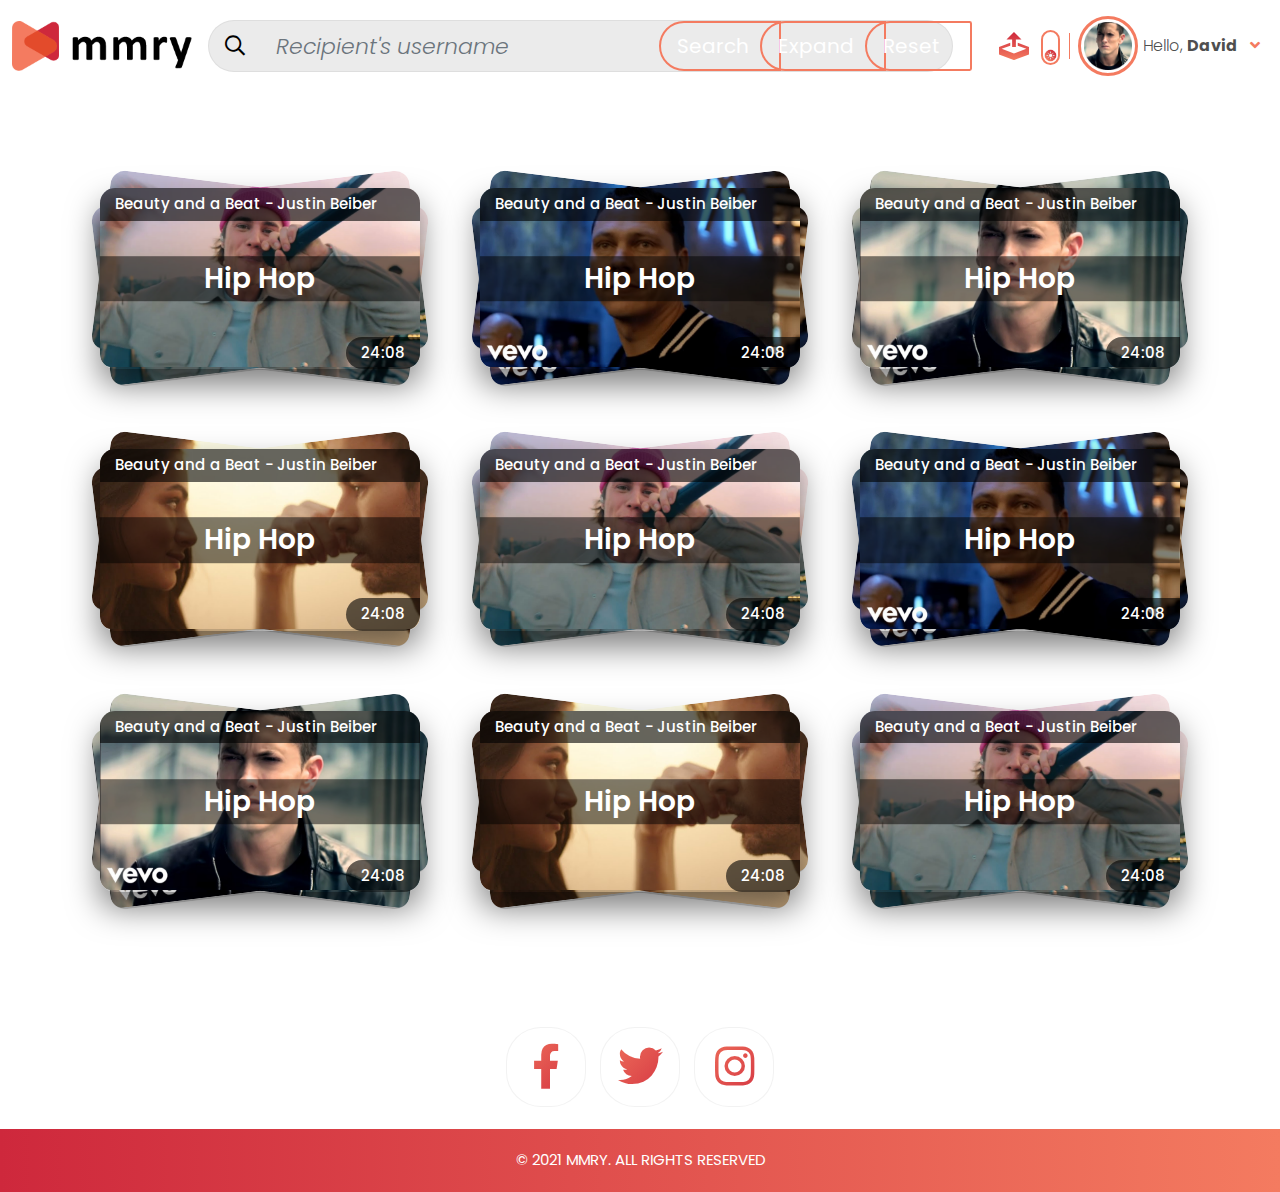
<file: index.html>
<!DOCTYPE html>
<html lang="en">
<head>
  <meta charset="UTF-8">
  <meta name="viewport" content="width=device-width, initial-scale=1.0">
  <meta http-equiv="X-UA-Compatible" content="ie=edge">
  <title>mmry design | index</title>
  <link rel='shortcut icon' href='assets/images/fav-icon.png' type='image/x-icon'>
  <link rel="stylesheet" href="assets/css/all.min.css">
  <link rel="stylesheet" href="assets/css/bootstrap.min.css">
  <link rel="stylesheet" href="assets/css/slick.css">
  <link rel="stylesheet" href="assets/css/style.css">
</head>
<body>

  <!-- === header section start === -->
  <header class="desktop-header d-lg-block d-none">
    <nav class="navbar navbar-expand-lg navbar-light">
      <div class="container-fluid">
        <a href="index.html" class="light-mode-logo navbar-brand"><img src="assets/images/logo-sm-dark.png" alt="logo" class="img-fluid"></a>
        <a href="index.html" class="dark-mode-logo navbar-brand"><img src="assets/images/logo-sm-light.png" alt="logo" class="img-fluid"></a>
        <button class="navbar-toggler" type="button" data-bs-toggle="collapse" data-bs-target="#navbarSupportedContent" aria-controls="navbarSupportedContent" aria-expanded="false" aria-label="Toggle navigation">
          <span class="navbar-toggler-icon"></span>
        </button>
        <div class="collapse navbar-collapse" id="navbarSupportedContent">
          <div class="input-group input-group-lg">
            <span class="input-group-text"><i class="far fa-search"></i></span>
            <input type="text" class="form-control" placeholder="Recipient's username" aria-label="Recipient's username with two button addons">
            <button class="btn btn-orange z-index-1001" type="button">Search</button>
            <button class="btn btn-blue z-index-1002" type="button">Expand</button>
            <button class="btn btn-purple z-index-1003" type="button">Reset</button>
          </div>
          <ul class="navbar-nav ms-auto mb-2 mb-lg-0 align-items-center">
            <li class="nav-item">
              <a class="nav-link ps-3 pe-0" href="#">
                <svg class="upload-icon" xmlns="http://www.w3.org/2000/svg" xmlns:xlink="http://www.w3.org/1999/xlink" width="30" viewBox="0 0 49.721 46.613">
                  <defs>
                    <linearGradient id="linear-gradient" x1="0.5" x2="0.5" y2="1" gradientUnits="objectBoundingBox">
                      <stop offset="0" stop-color="#ce283c"/>
                      <stop offset="1" stop-color="#f47b60"/>
                    </linearGradient>
                  </defs>
                  <path id="Icon_metro-upload" data-name="Icon metro-upload" d="M24.324,28.717h6.215V16.286h9.323L27.431,3.856,15,16.286h9.323Zm9.323-6.992v4.793l14.23,5.307L27.431,39.448,6.986,31.824l14.23-5.307V21.725L2.571,28.717v12.43l24.86,9.323,24.86-9.323V28.717Z" transform="translate(-2.571 -3.856)" fill="url(#linear-gradient)"/>
                </svg>
              </a>
            </li>
            <li class="nav-item border-end">
              <div  class="dark-mode-toggle">
                <div class="form-check form-switch">
                  <input class="form-check-input" type="checkbox" role="switch">
                </div>
              </div>
            </li>
            <li class="nav-item dropdown">
              <a class="nav-link dropdown-toggle" href="#" id="navbarDropdown" role="button" data-bs-toggle="dropdown" aria-expanded="false">
                <div class="d-flex align-items-center">
                  <div class="user-avatar flex-shrink-0">
                    <img src="assets/images/user-avatar.png" alt="avatar" class="img-fluid">
                  </div>
                  <div class="text flex-grow-1">
                    Hello, <strong>David</strong>
                    <i class="fas fa-angle-down ps-2"></i>
                  </div>
                </div>
              </a>
              <ul class="dropdown-menu dropdown-menu-end">
                <li><a class="dropdown-item" href="#">Action</a></li>
                <li><a class="dropdown-item" href="#">Another action</a></li>
                <li><hr class="dropdown-divider"></li>
                <li><a class="dropdown-item" href="#">Something else here</a></li>
              </ul>
            </li>
          </ul>
        </div>
      </div>
    </nav>
  </header>

  <!-- mobile header -->
  <header class="mobile-header d-lg-none d-block shadow-sm border-bottom">
    <div class="position-relative">
      <nav class="navbar">
        <div class="container d-flex">
          <button class="btn side-nave-show-btn"><i class="fas fa-bars"></i></button>
          <div>
            <a href="index.html" class="light-mode-logo navbar-brand"><img src="assets/images/logo-sm-dark.png" alt="logo" class="img-fluid"></a>
            <a href="index.html" class="dark-mode-logo navbar-brand"><img src="assets/images/logo-sm-light.png" alt="logo" class="img-fluid"></a>
          </div>
          <ul class="ps-0 d-flex align-items-center">
            <li>
              <button class="btn search-showHide-btn pt-2 px-0 collapsed" data-bs-toggle="collapse" data-bs-target="#collapseOne"><i class="far fa-search"></i></button>
            </li>
            <li>
              <div  class="dark-mode-toggle">
                <div class="form-check form-switch">
                  <input class="form-check-input" type="checkbox" role="switch">
                </div>
              </div>
            </li>
            <li>
              <div class="dropdown">
                <a class="dropdown-toggle" href="#" id="navbarDropdown" role="button" data-bs-toggle="dropdown" aria-expanded="false">
                  <div class="user-avatar flex-shrink-0">
                    <img src="assets/images/user-avatar.png" alt="avatar" class="img-fluid">
                  </div>
                </a>
                <ul class="dropdown-menu dropdown-menu-end">
                  <li><a class="dropdown-item" href="#">Action</a></li>
                  <li><a class="dropdown-item" href="#">Another action</a></li>
                  <li><hr class="dropdown-divider"></li>
                  <li><a class="dropdown-item" href="#">Something else here</a></li>
                </ul>
              </div>
            </li>
          </ul>
        </div>
      </nav>
      <div id="collapseOne" class="mobile-search shadow-sm accordion-collapse collapse">
        <div class="input-group">
          <span class="input-group-text pe-0"><i class="far fa-search"></i></span>
          <input type="text" class="form-control" placeholder="Search here">
          <button class="btn btn-orange z-index-1001" type="button">Search</button>
          <button class="btn btn-blue z-index-1002" type="button">Expand</button>
          <button class="btn btn-purple z-index-1003" type="button">Reset</button>
        </div>
      </div>
    </div>
  </header>
  <!-- ===//end of header section === -->
 

  <!-- === card-3d section start === -->
  <section class="card-3d-box my-5 pt-5">
    <div class="container">
      <div class="row">
        <div class="col-md-4 col-sm-6">
          <a href="#">
            <div class="card-3d position-relative shadow-lg">
              <img src="assets/images/3d-card/img-1.png" alt="card-img" class="w-100 back-img">
              <img src="assets/images/3d-card/img-1.png" alt="card-img" class="w-100 middle-img">
              <div class="position-relative main-img-box">
                <img src="assets/images/3d-card/img-1.png" alt="card-img" class="w-100 main-img">
                <h3 class="card-title">Hip Hop</h3>
                <p class="text-top">Beauty and a Beat - Justin Beiber</p>
                <span class="text-bottom">24:08</span>                
              </div>
            </div>
          </a>
        </div>
        <div class="col-md-4 col-sm-6">
          <a href="#">
            <div class="card-3d position-relative shadow-lg">
              <img src="assets/images/3d-card/img-2.png" alt="card-img" class="w-100 back-img">
              <img src="assets/images/3d-card/img-2.png" alt="card-img" class="w-100 middle-img">
              <div class="position-relative main-img-box">
                <img src="assets/images/3d-card/img-2.png" alt="card-img" class="w-100 main-img">
                <h3 class="card-title">Hip Hop</h3>
                <p class="text-top">Beauty and a Beat - Justin Beiber</p>
                <span class="text-bottom">24:08</span>                
              </div>
            </div>
          </a>
        </div>
        <div class="col-md-4 col-sm-6">
          <a href="#">
            <div class="card-3d position-relative shadow-lg">
              <img src="assets/images/3d-card/img-3.png" alt="card-img" class="w-100 back-img">
              <img src="assets/images/3d-card/img-3.png" alt="card-img" class="w-100 middle-img">
              <div class="position-relative main-img-box">
                <img src="assets/images/3d-card/img-3.png" alt="card-img" class="w-100 main-img">
                <h3 class="card-title">Hip Hop</h3>
                <p class="text-top">Beauty and a Beat - Justin Beiber</p>
                <span class="text-bottom">24:08</span>                
              </div>
            </div>
          </a>
        </div>
        <div class="col-md-4 col-sm-6">
          <a href="#">
            <div class="card-3d position-relative shadow-lg">
              <img src="assets/images/3d-card/img-4.png" alt="card-img" class="w-100 back-img">
              <img src="assets/images/3d-card/img-4.png" alt="card-img" class="w-100 middle-img">
              <div class="position-relative main-img-box">
                <img src="assets/images/3d-card/img-4.png" alt="card-img" class="w-100 main-img">
                <h3 class="card-title">Hip Hop</h3>
                <p class="text-top">Beauty and a Beat - Justin Beiber</p>
                <span class="text-bottom">24:08</span>                
              </div>
            </div>
          </a>
        </div>
        <div class="col-md-4 col-sm-6">
          <a href="#">
            <div class="card-3d position-relative shadow-lg">
              <img src="assets/images/3d-card/img-1.png" alt="card-img" class="w-100 back-img">
              <img src="assets/images/3d-card/img-1.png" alt="card-img" class="w-100 middle-img">
              <div class="position-relative main-img-box">
                <img src="assets/images/3d-card/img-1.png" alt="card-img" class="w-100 main-img">
                <h3 class="card-title">Hip Hop</h3>
                <p class="text-top">Beauty and a Beat - Justin Beiber</p>
                <span class="text-bottom">24:08</span>                
              </div>
            </div>
          </a>
        </div>
        <div class="col-md-4 col-sm-6">
          <a href="#">
            <div class="card-3d position-relative shadow-lg">
              <img src="assets/images/3d-card/img-2.png" alt="card-img" class="w-100 back-img">
              <img src="assets/images/3d-card/img-2.png" alt="card-img" class="w-100 middle-img">
              <div class="position-relative main-img-box">
                <img src="assets/images/3d-card/img-2.png" alt="card-img" class="w-100 main-img">
                <h3 class="card-title">Hip Hop</h3>
                <p class="text-top">Beauty and a Beat - Justin Beiber</p>
                <span class="text-bottom">24:08</span>                
              </div>
            </div>
          </a>
        </div>
        <div class="col-md-4 col-sm-6">
          <a href="#">
            <div class="card-3d position-relative shadow-lg">
              <img src="assets/images/3d-card/img-3.png" alt="card-img" class="w-100 back-img">
              <img src="assets/images/3d-card/img-3.png" alt="card-img" class="w-100 middle-img">
              <div class="position-relative main-img-box">
                <img src="assets/images/3d-card/img-3.png" alt="card-img" class="w-100 main-img">
                <h3 class="card-title">Hip Hop</h3>
                <p class="text-top">Beauty and a Beat - Justin Beiber</p>
                <span class="text-bottom">24:08</span>                
              </div>
            </div>
          </a>
        </div>
        <div class="col-md-4 col-sm-6">
          <a href="#">
            <div class="card-3d position-relative shadow-lg">
              <img src="assets/images/3d-card/img-4.png" alt="card-img" class="w-100 back-img">
              <img src="assets/images/3d-card/img-4.png" alt="card-img" class="w-100 middle-img">
              <div class="position-relative main-img-box">
                <img src="assets/images/3d-card/img-4.png" alt="card-img" class="w-100 main-img">
                <h3 class="card-title">Hip Hop</h3>
                <p class="text-top">Beauty and a Beat - Justin Beiber</p>
                <span class="text-bottom">24:08</span>                
              </div>
            </div>
          </a>
        </div>
        <div class="col-md-4 col-sm-6">
          <a href="#">
            <div class="card-3d position-relative shadow-lg">
              <img src="assets/images/3d-card/img-1.png" alt="card-img" class="w-100 back-img">
              <img src="assets/images/3d-card/img-1.png" alt="card-img" class="w-100 middle-img">
              <div class="position-relative main-img-box">
                <img src="assets/images/3d-card/img-1.png" alt="card-img" class="w-100 main-img">
                <h3 class="card-title">Hip Hop</h3>
                <p class="text-top">Beauty and a Beat - Justin Beiber</p>
                <span class="text-bottom">24:08</span>                
              </div>
            </div>
          </a>
        </div>
      </div>
    </div>
  </section>
  <!-- ===//end of card-3d section === -->
 
  
  <!-- === footer section start === -->
  <footer class="footer">
    <div class="container-fluid">
      <ul class="social-links ps-0">
        <li>
          <a href="#"><i class="fab fa-facebook-f"></i></a>
        </li>
        <li>
          <a href="#"><i class="fab fa-twitter"></i></a>
        </li>
        <li>
          <a href="#"><i class="fab fa-instagram"></i></a>
        </li>
      </ul>
    </div>
    <p class="copyright-text">© 2021 MMRY. All Rights Reserved</p>
  </footer>
  <!-- ===//end of footer section === -->
 

 


  <script src="assets/js/darkMode.js"></script>
  <script src="assets/js/jquery-3.5.1.min.js"></script>
  <script src="assets/js/bootstrap.min.js"></script>
  <script src="assets/js/slick.min.js"></script>
  <script src="assets/js/custom.js"></script>
</body>
</html>
</file>
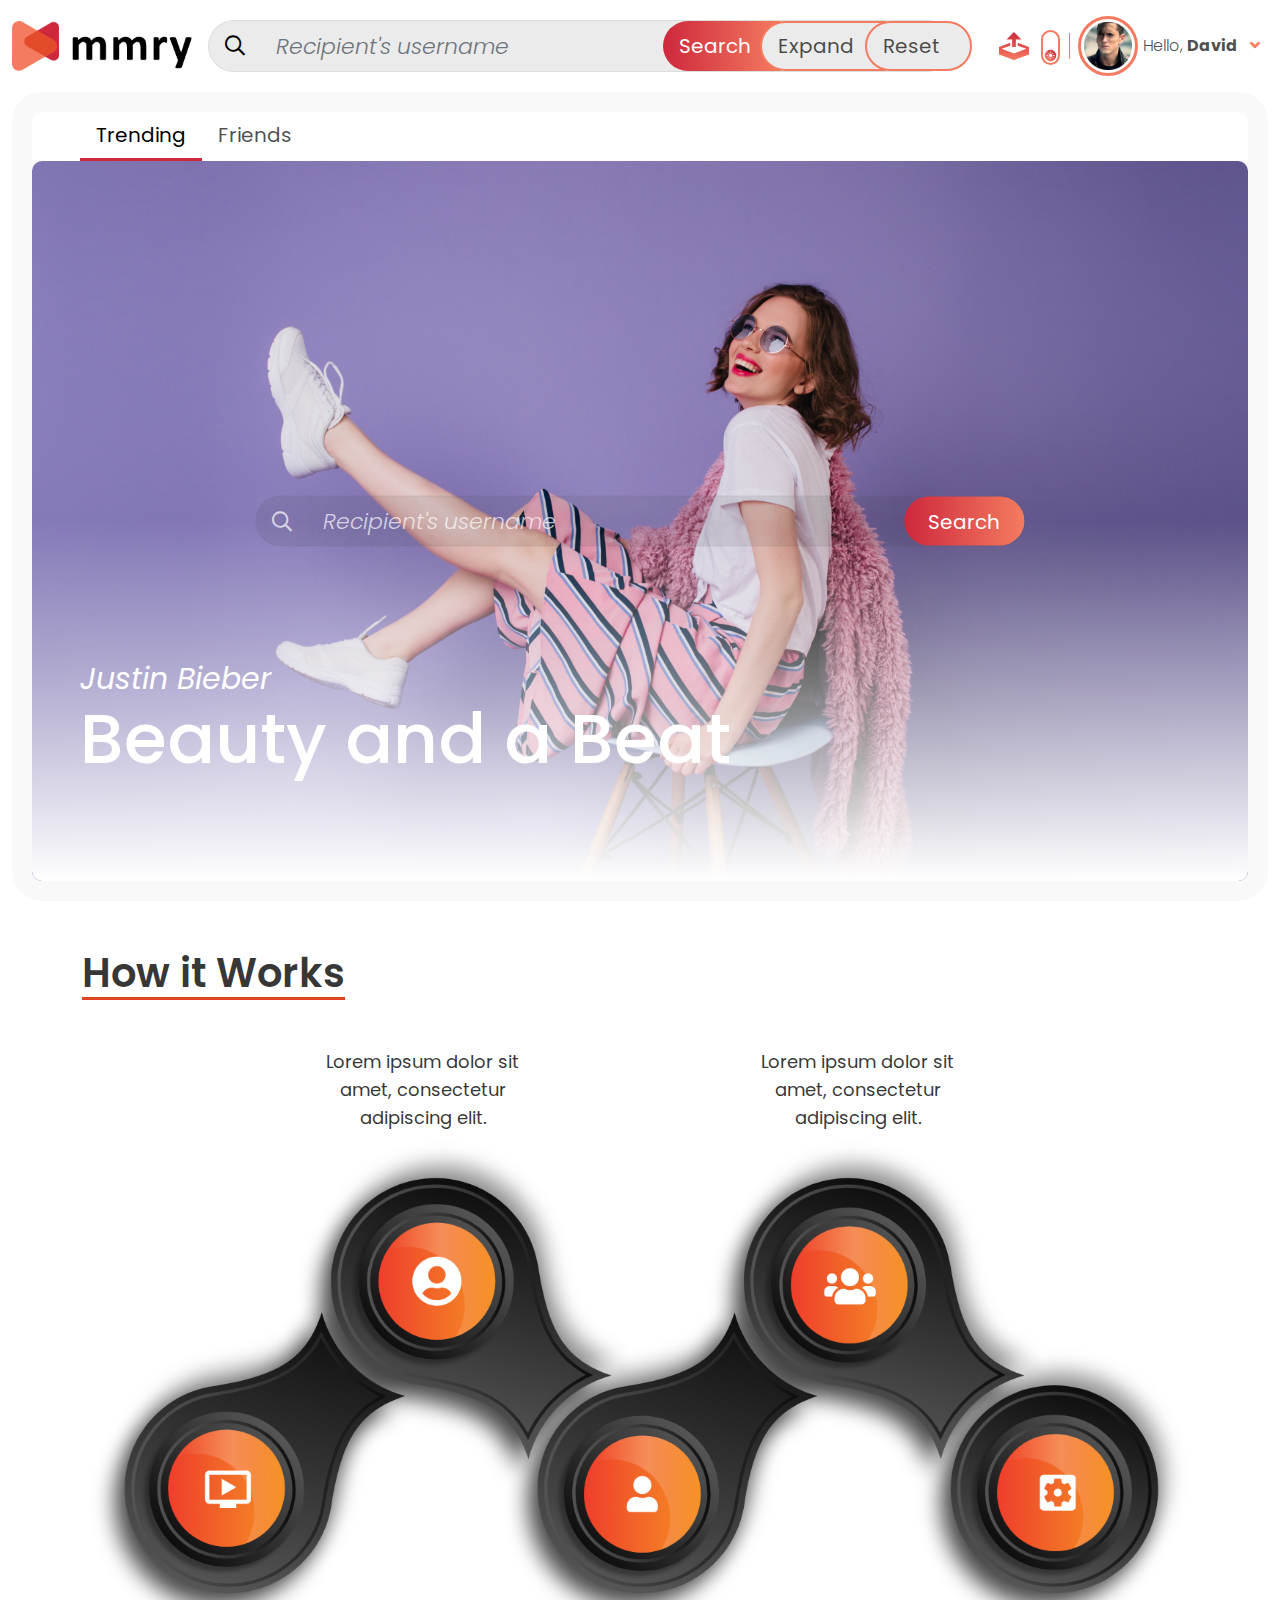
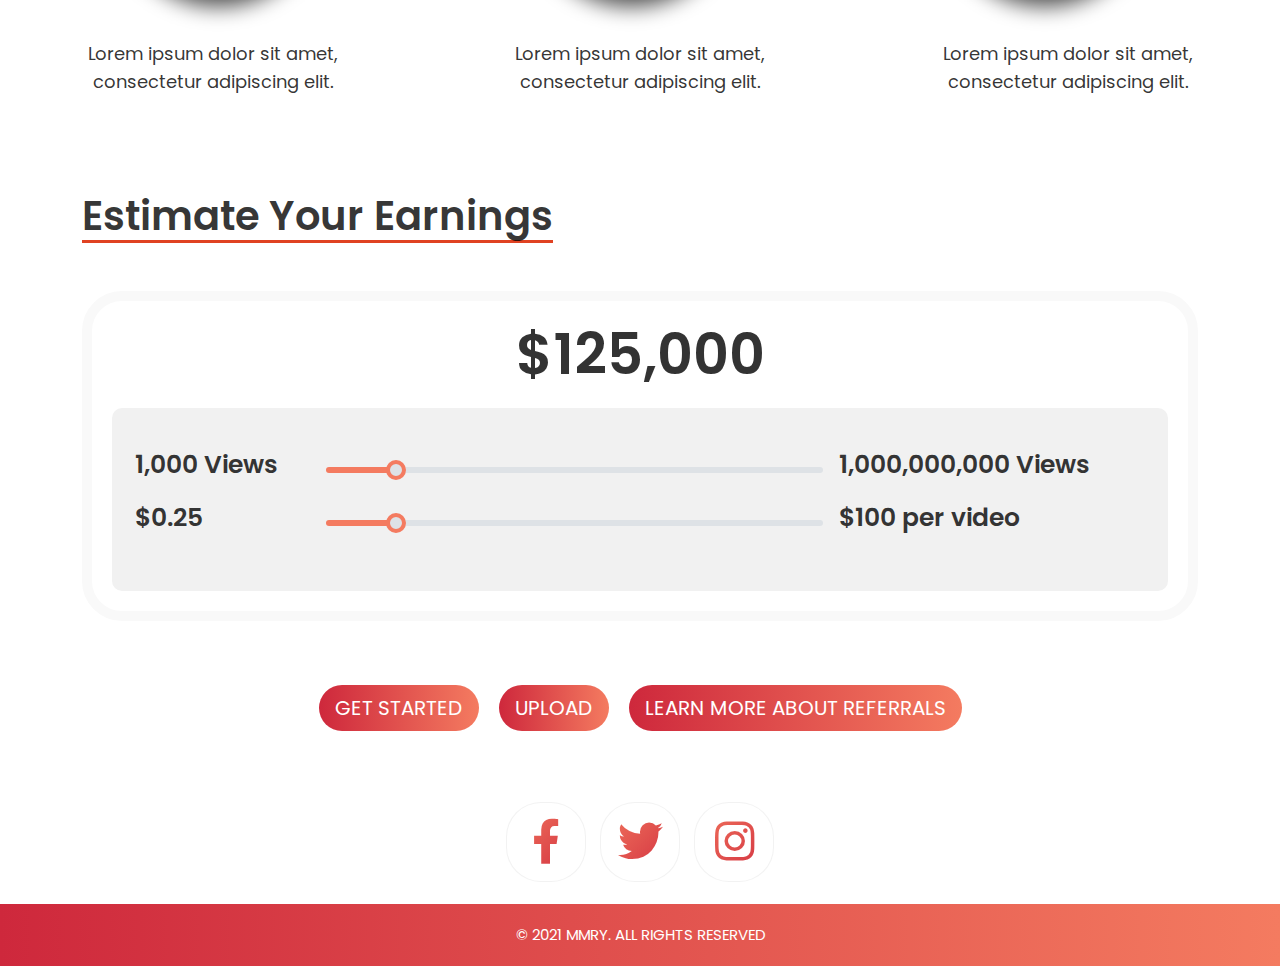
<file: home.html>
<!DOCTYPE html>
<html lang="en">
<head>
  <meta charset="UTF-8">
  <meta name="viewport" content="width=device-width, initial-scale=1.0">
  <meta http-equiv="X-UA-Compatible" content="ie=edge">
  <title>mmry design | home</title>
  <link rel='shortcut icon' href='assets/images/fav-icon.png' type='image/x-icon'>
  <link rel="stylesheet" href="assets/css/all.min.css">
  <link rel="stylesheet" href="assets/css/bootstrap.min.css">
  <link rel="stylesheet" href="assets/css/slick.css">
  <link rel="stylesheet" href="assets/css/style.css">
</head>
<body>

  <!-- === header section start === -->
  <header class="desktop-header d-lg-block d-none">
    <nav class="navbar navbar-expand-lg navbar-light">
      <div class="container-fluid">
        <a href="index.html" class="light-mode-logo navbar-brand"><img src="assets/images/logo-sm-dark.png" alt="logo" class="img-fluid"></a>
        <a href="index.html" class="dark-mode-logo navbar-brand"><img src="assets/images/logo-sm-light.png" alt="logo" class="img-fluid"></a>
        <button class="navbar-toggler" type="button" data-bs-toggle="collapse" data-bs-target="#navbarSupportedContent" aria-controls="navbarSupportedContent" aria-expanded="false" aria-label="Toggle navigation">
          <span class="navbar-toggler-icon"></span>
        </button>
        <div class="collapse navbar-collapse" id="navbarSupportedContent">
          <div class="input-group input-group-lg">
            <span class="input-group-text"><i class="far fa-search"></i></span>
            <input type="text" class="form-control" placeholder="Recipient's username" aria-label="Recipient's username with two button addons">
            <button class="btn btn-red-gradient border-0 z-index-1001" type="button">Search</button>
            <button class="btn btn-expand z-index-1002" type="button">Expand</button>
            <button class="btn btn-reset z-index-1003" type="button">Reset</button>
          </div>
          <ul class="navbar-nav ms-auto mb-2 mb-lg-0 align-items-center">
            <li class="nav-item">
              <a class="nav-link ps-3 pe-0" href="#">
                <svg class="upload-icon" xmlns="http://www.w3.org/2000/svg" xmlns:xlink="http://www.w3.org/1999/xlink" width="30" viewBox="0 0 49.721 46.613">
                  <defs>
                    <linearGradient id="linear-gradient" x1="0.5" x2="0.5" y2="1" gradientUnits="objectBoundingBox">
                      <stop offset="0" stop-color="#ce283c"/>
                      <stop offset="1" stop-color="#f47b60"/>
                    </linearGradient>
                  </defs>
                  <path id="Icon_metro-upload" data-name="Icon metro-upload" d="M24.324,28.717h6.215V16.286h9.323L27.431,3.856,15,16.286h9.323Zm9.323-6.992v4.793l14.23,5.307L27.431,39.448,6.986,31.824l14.23-5.307V21.725L2.571,28.717v12.43l24.86,9.323,24.86-9.323V28.717Z" transform="translate(-2.571 -3.856)" fill="url(#linear-gradient)"/>
                </svg>
              </a>
            </li>
            <li class="nav-item border-end">
              <div  class="dark-mode-toggle">
                <div class="form-check form-switch">
                  <input class="form-check-input" type="checkbox" role="switch">
                </div>
              </div>
            </li>
            <li class="nav-item dropdown">
              <a class="nav-link dropdown-toggle" href="#" id="navbarDropdown" role="button" data-bs-toggle="dropdown" aria-expanded="false">
                <div class="d-flex align-items-center">
                  <div class="user-avatar flex-shrink-0">
                    <img src="assets/images/user-avatar.png" alt="avatar" class="img-fluid">
                  </div>
                  <div class="text flex-grow-1">
                    Hello, <strong>David</strong>
                    <i class="fas fa-angle-down ps-2"></i>
                  </div>
                </div>
              </a>
              <ul class="dropdown-menu dropdown-menu-end">
                <li><a class="dropdown-item" href="#">Action</a></li>
                <li><a class="dropdown-item" href="#">Another action</a></li>
                <li><hr class="dropdown-divider"></li>
                <li><a class="dropdown-item" href="#">Something else here</a></li>
              </ul>
            </li>
          </ul>
        </div>
      </div>
    </nav>
  </header>

  <!-- mobile header -->
  <header class="mobile-header d-lg-none d-block shadow-sm border-bottom">
    <div class="position-relative">
      <nav class="navbar">
        <div class="container d-flex">
          <button class="btn side-nave-show-btn"><i class="fas fa-bars"></i></button>
          <div>
            <a href="index.html" class="light-mode-logo navbar-brand"><img src="assets/images/logo-sm-dark.png" alt="logo" class="img-fluid"></a>
            <a href="index.html" class="dark-mode-logo navbar-brand"><img src="assets/images/logo-sm-light.png" alt="logo" class="img-fluid"></a>
          </div>
          <ul class="ps-0 d-flex align-items-center">
            <li>
              <button class="btn search-showHide-btn pt-2 px-0 collapsed" data-bs-toggle="collapse" data-bs-target="#collapseOne"><i class="far fa-search"></i></button>
            </li>
            <li>
              <div  class="dark-mode-toggle">
                <div class="form-check form-switch">
                  <input class="form-check-input" type="checkbox" role="switch">
                </div>
              </div>
            </li>
            <li>
              <div class="dropdown">
                <a class="dropdown-toggle" href="#" id="navbarDropdown" role="button" data-bs-toggle="dropdown" aria-expanded="false">
                  <div class="user-avatar flex-shrink-0">
                    <img src="assets/images/user-avatar.png" alt="avatar" class="img-fluid">
                  </div>
                </a>
                <ul class="dropdown-menu dropdown-menu-end">
                  <li><a class="dropdown-item" href="#">Action</a></li>
                  <li><a class="dropdown-item" href="#">Another action</a></li>
                  <li><hr class="dropdown-divider"></li>
                  <li><a class="dropdown-item" href="#">Something else here</a></li>
                </ul>
              </div>
            </li>
          </ul>
        </div>
      </nav>
      <div id="collapseOne" class="mobile-search shadow-sm accordion-collapse collapse">
        <div class="input-group">
          <span class="input-group-text pe-0"><i class="far fa-search"></i></span>
          <input type="text" class="form-control" placeholder="Search here">
          <button class="btn btn-red-gradient border-0 z-index-1001" type="button">Search</button>
          <button class="btn btn-expand z-index-1002" type="button">Expand</button>
          <button class="btn btn-reset z-index-1003" type="button">Reset</button>
        </div>
      </div>
    </div>
  </header>
  <!-- ===//end of header section === -->
 

  <!-- === home--banner section start === -->
  <section class="mb-5">
    <div class="container-fluid">
      <div class="home--banner">
        <nav class="nav ms-5">
          <a href="#" class="nav-link active">Trending</a>
          <a href="#" class="nav-link">Friends</a>
        </nav>
        <div class="video-banner d-flex flex-column justify-content-center">
          <div class="desktop-header light-header my-auto">
            <div class="hstack col-lg-8 mx-auto">
              <div class="input-group input-group-lg me-0">
                <span class="input-group-text"><i class="far fa-search"></i></span>
                <input type="text" class="form-control" placeholder="Recipient's username" aria-label="Recipient's username with two button addons">
                <button class="btn btn-red-gradient border-0 z-index-1001 me-0 px-md-4 px-3" type="button">Search</button>
              </div>
            </div>
          </div>
          <div class="text mt-auto z-index-1001 ms-md-5 ms-4">
            <h4 class="banner-sub-title">Justin Bieber</h4>
            <h1 class="banner-title">Beauty and a Beat</h1>
          </div>
        </div>
      </div>
    </div>
  </section>
  <!-- ===//end of home--banner section === -->


  <!-- === home--how-it-works section start === -->
  <section class="home--how-it-works my-5">
    <div class="container-lg">
      <h2 class="section-title mb-5">How it Works</h2>
    </div>
    <div class="container text-center">
      <div class="row justify-content-md-evenly justify-content-center px-md-5">
        <div class="col-lg-3 col-4">
          <p class="working-steps">Lorem ipsum dolor sit amet, consectetur adipiscing elit.</p>
        </div>
        <div class="col-lg-3 col-4">
          <p class="working-steps">Lorem ipsum dolor sit amet, consectetur adipiscing elit.</p>
        </div>
      </div>
      <img src="assets/images/home/how-its-work.png" alt="image" class="w-100">
      <div class="row justify-content-between ">
        <div class="col-lg-3 col-4">
          <p class="working-steps">Lorem ipsum dolor sit amet, consectetur adipiscing elit.</p>
        </div>
        <div class="col-lg-3 col-4">
          <p class="working-steps">Lorem ipsum dolor sit amet, consectetur adipiscing elit.</p>
        </div>
        <div class="col-lg-3 col-4">
          <p class="working-steps">Lorem ipsum dolor sit amet, consectetur adipiscing elit.</p>
        </div>
      </div>
    </div>
  </section>
  <!-- ===//end of home--how-it-works section === -->

  <!-- === home--estimate-earnings section start === -->
  <section class="home--estimate-earnings my-5 pt-5">
    <div class="container-lg">
      <h2 class="section-title mb-5">Estimate Your Earnings</h2>
    </div>
    <div class="container">
      <div class="earnings">
        <h2 class="title">$125,000</h2>
        <div class="earnings-table-box table-responsive">
          <table class="table table-borderless text-nowrap">
            <tr>
              <td>1,000 Views</td>
              <td class="w-50"><input type="range" class="my-range" type="range" min="0" value="25" max="200"></td>
              <td>1,000,000,000 Views</td>
            </tr>
            <tr>
              <td>$0.25</td>
              <td><input type="range" class="my-range" type="range" min="0" value="25" max="200"></td>
              <td>$100 per video</td>
            </tr>
          </table>
        </div>
      </div>
      <div class="text-center mt-5">
        <a href="#" class= "btn btn-lg btn-red-gradient rounded-pill text-uppercase">Get Started</a>
        <a href="#" class= "btn btn-lg btn-red-gradient rounded-pill text-uppercase m-3">Upload</a>
        <a href="#" class= "btn btn-lg btn-red-gradient rounded-pill text-uppercase">Learn More About Referrals</a>
      </div>
    </div>
  </section>
  <!-- ===//end of home--estimate-earnings section === -->


  
  <!-- === footer section start === -->
  <footer class="footer">
    <div class="container-fluid">
      <ul class="social-links ps-0">
        <li>
          <a href="#"><i class="fab fa-facebook-f"></i></a>
        </li>
        <li>
          <a href="#"><i class="fab fa-twitter"></i></a>
        </li>
        <li>
          <a href="#"><i class="fab fa-instagram"></i></a>
        </li>
      </ul>
    </div>
    <p class="copyright-text">© 2021 MMRY. All Rights Reserved</p>
  </footer>
  <!-- ===//end of footer section === -->
 

 


  <script src="assets/js/darkMode.js"></script>
  <script src="assets/js/jquery-3.5.1.min.js"></script>
  <script src="assets/js/bootstrap.min.js"></script>
  <script src="assets/js/slick.min.js"></script>
  <script src="assets/js/custom.js"></script>
  <script>
    const sliders = document.querySelectorAll(".my-range");
    [...sliders].forEach(slider =>{
      const min = slider.min
      const max = slider.max
      const value = slider.value
  
      slider.style.background = `linear-gradient(to right, #F47B60 0%, #F47B60 ${(value-min)/(max-min)*100}%, #DEE2E6 ${(value-min)/(max-min)*100}%, #DEE2E6 100%)`
  
      slider.oninput = function() {
        this.style.background = `linear-gradient(to right, #F47B60 0%, #F47B60 ${(this.value-this.min)/(this.max-this.min)*100}%, #DEE2E6 ${(this.value-this.min)/(this.max-this.min)*100}%, #DEE2E6 100%)`
      };
    })
  </script>
</body>
</html>
</file>
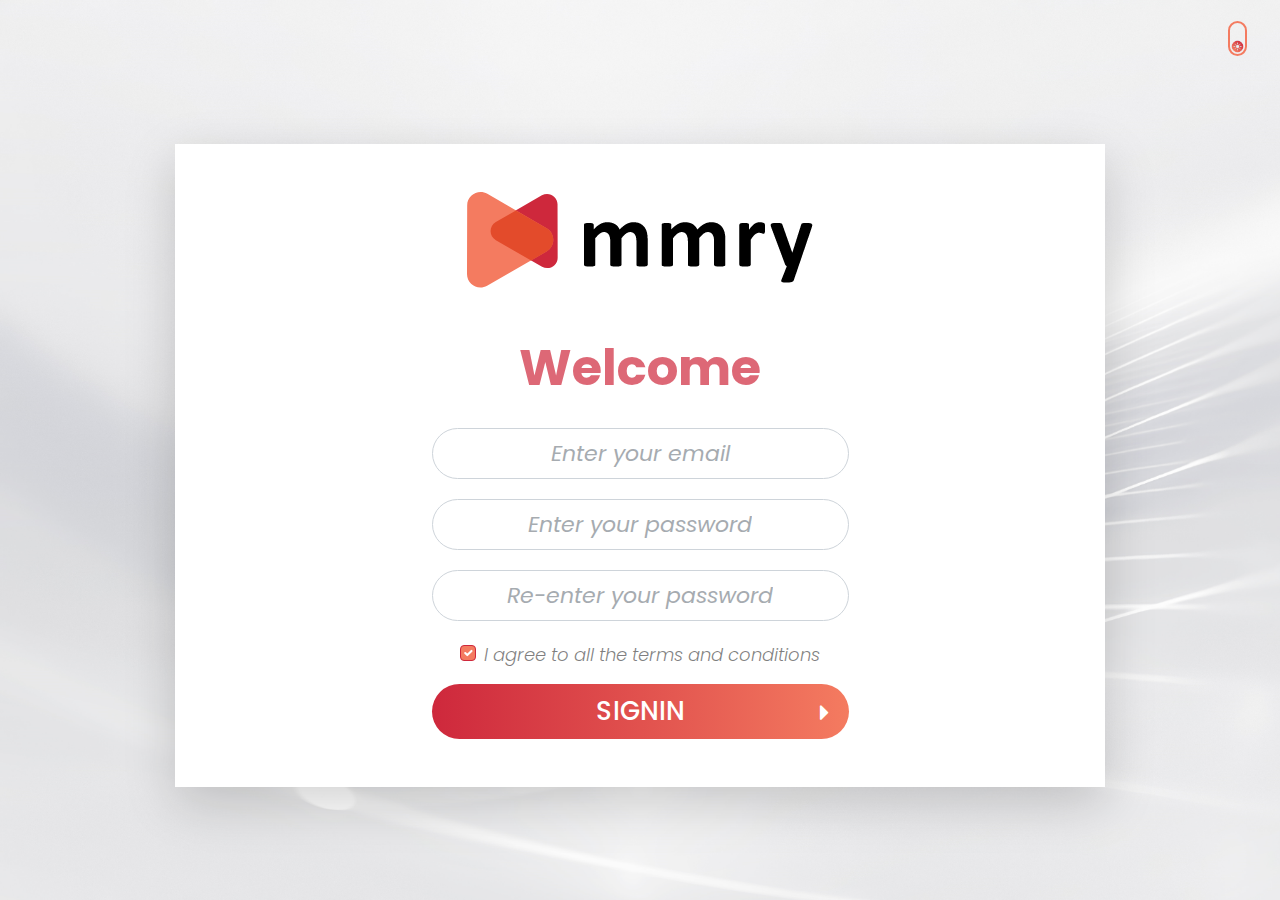
<file: login-alt.html>
<!DOCTYPE html>
<html lang="en">
<head>
  <meta charset="UTF-8">
  <meta name="viewport" content="width=device-width, initial-scale=1.0">
  <meta http-equiv="X-UA-Compatible" content="ie=edge">
  <title>mmry design | login alt</title>
  <link rel='shortcut icon' href='assets/images/fav-icon.png' type='image/x-icon'>
  <link rel="stylesheet" href="assets/css/all.min.css">
  <link rel="stylesheet" href="assets/css/bootstrap.min.css">
  <link rel="stylesheet" href="assets/css/slick.css">
  <link rel="stylesheet" href="assets/css/style.css">
</head>
<body>

  <!-- === login section start === -->
  <section class="login login-alt position-relative">
    <div class="position-absolute top-0 end-0 p-4">
      <div class="dark-mode-toggle">
        <div class="form-check form-switch">
          <input class="form-check-input" type="checkbox" role="switch">
        </div>
      </div>
    </div>
    <div class="container">
      <div class="col-md-10 m-auto">
        <div class="login-main shadow-lg p-md-5 p-4">
          <form>
            <div class="d-lg-block d-none">
              <a href="index.html" class="light-mode-logo"><img src="assets/images/logo-lg-dark.png" alt="logo" class="img-fluid"></a>
              <a href="index.html" class="dark-mode-logo"><img src="assets/images/logo-lg-light.png" alt="logo" class="img-fluid"></a>
            </div>
            <a href="index.html" class="d-block d-lg-none"><img src="assets/images/fav-icon.png" alt="logo" class="img-fluid d-lg-none d-inline"></a>

            <h1 class="form-heading">Welcome</h1>
            <input type="email" class="form-control form-control-lg" placeholder="Enter your email">
            <input type="password" class="form-control form-control-lg" placeholder="Enter your password">
            <input type="password" class="form-control form-control-lg" placeholder="Re-enter your password">
            <div class="form-check d-flex justify-content-center">
              <input class="form-check-input" type="checkbox" value="" id="flexCheckDefault" checked>
              <label class="form-check-label ms-2" for="flexCheckDefault"><em>I agree to all the terms and conditions</em></label>
            </div>
            <div class="form-btn-box mt-3 position-relative">
              <button class="btn btn-lg w-100 login-btn">Signin</button>
              <i class="fas fa-caret-right"></i>
            </div>
          </form>
        </div>
      </div>
    </div>
  </section>
  <!-- ===//end of login section === -->
 

  <script src="assets/js/darkMode.js"></script>
  <script src="assets/js/jquery-3.5.1.min.js"></script>
  <script src="assets/js/custom.js"></script>
</body>
</html>
</file>
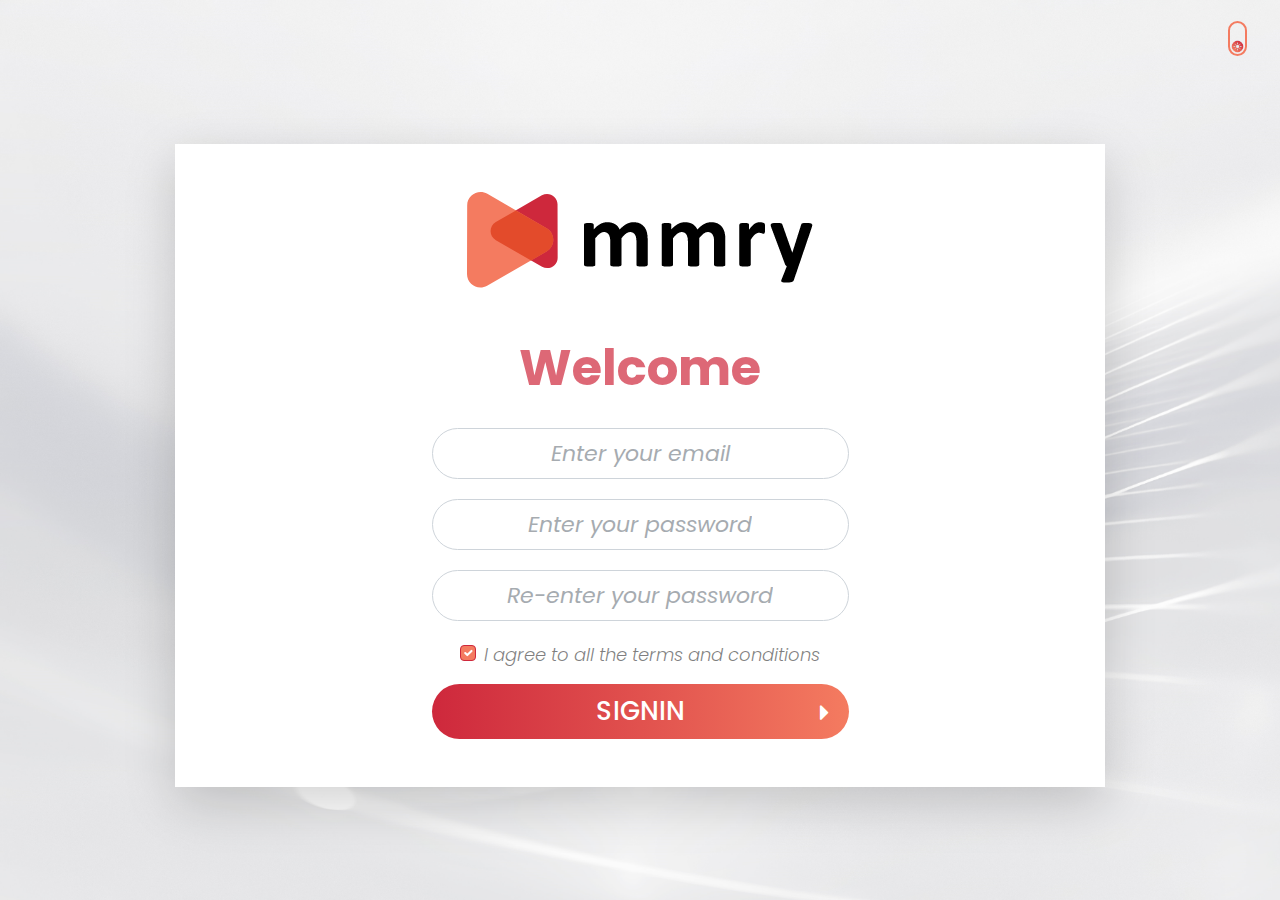
<file: login.html>
<!DOCTYPE html>
<html lang="en">
<head>
  <meta charset="UTF-8">
  <meta name="viewport" content="width=device-width, initial-scale=1.0">
  <meta http-equiv="X-UA-Compatible" content="ie=edge">
  <title>mmry design | login</title>
  <link rel='shortcut icon' href='assets/images/fav-icon.png' type='image/x-icon'>
  <link rel="stylesheet" href="assets/css/all.min.css">
  <link rel="stylesheet" href="assets/css/bootstrap.min.css">
  <link rel="stylesheet" href="assets/css/slick.css">
  <link rel="stylesheet" href="assets/css/style.css">
</head>
<body>

  <!-- === login section start === -->
  <section class="login position-relative">
    <div class="position-absolute top-0 end-0 p-4">
      <div class="dark-mode-toggle">
        <div class="form-check form-switch">
          <input class="form-check-input" type="checkbox" role="switch">
        </div>
      </div>
    </div>
    <div class="container">
      <div class="col-md-10 m-auto">
        <div class="login-main shadow-lg p-md-5 p-4">
          <form>
            <div class="d-lg-block d-none">
              <a href="index.html" class="light-mode-logo"><img src="assets/images/logo-lg-dark.png" alt="logo" class="img-fluid"></a>
              <a href="index.html" class="dark-mode-logo"><img src="assets/images/logo-lg-light.png" alt="logo" class="img-fluid"></a>
            </div>
            <a href="index.html" class="d-block d-lg-none"><img src="assets/images/fav-icon.png" alt="logo" class="img-fluid d-lg-none d-inline"></a>

            <h1 class="form-heading">Welcome</h1>
            <input type="email" class="form-control form-control-lg" placeholder="Enter your email">
            <input type="password" class="form-control form-control-lg" placeholder="Enter your password">
            <input type="password" class="form-control form-control-lg" placeholder="Re-enter your password">
            <div class="form-check d-flex justify-content-center">
              <input class="form-check-input" type="checkbox" value="" id="flexCheckDefault" checked>
              <label class="form-check-label ms-2" for="flexCheckDefault"><em>I agree to all the terms and conditions</em></label>
            </div>
            <div class="form-btn-box mt-3 position-relative">
              <button class="btn btn-lg w-100 login-btn">Signin</button>
              <i class="fas fa-caret-right"></i>
            </div>
          </form>
        </div>
      </div>
    </div>
  </section>
  <!-- ===//end of login section === -->
 


  <script src="assets/js/darkMode.js"></script>
  <script src="assets/js/jquery-3.5.1.min.js"></script>
  <script src="assets/js/custom.js"></script>
</body>
</html>
</file>
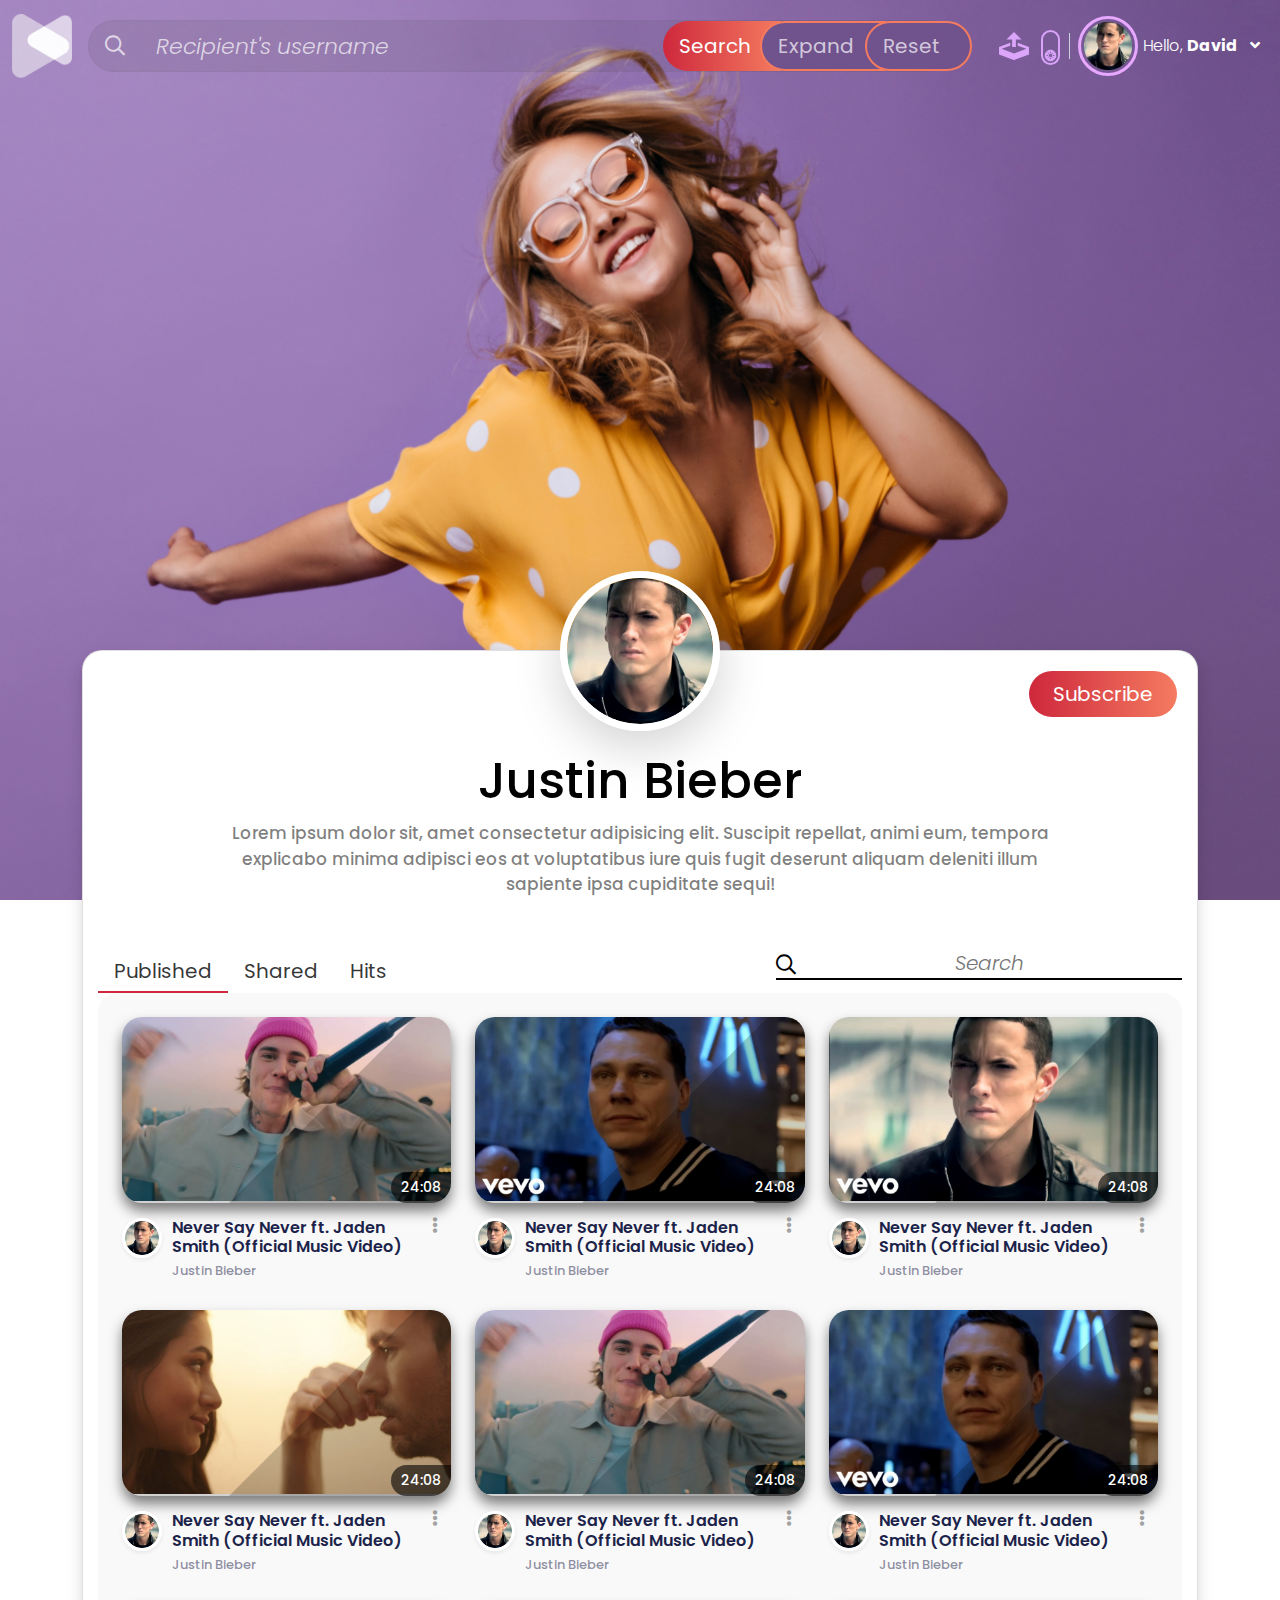
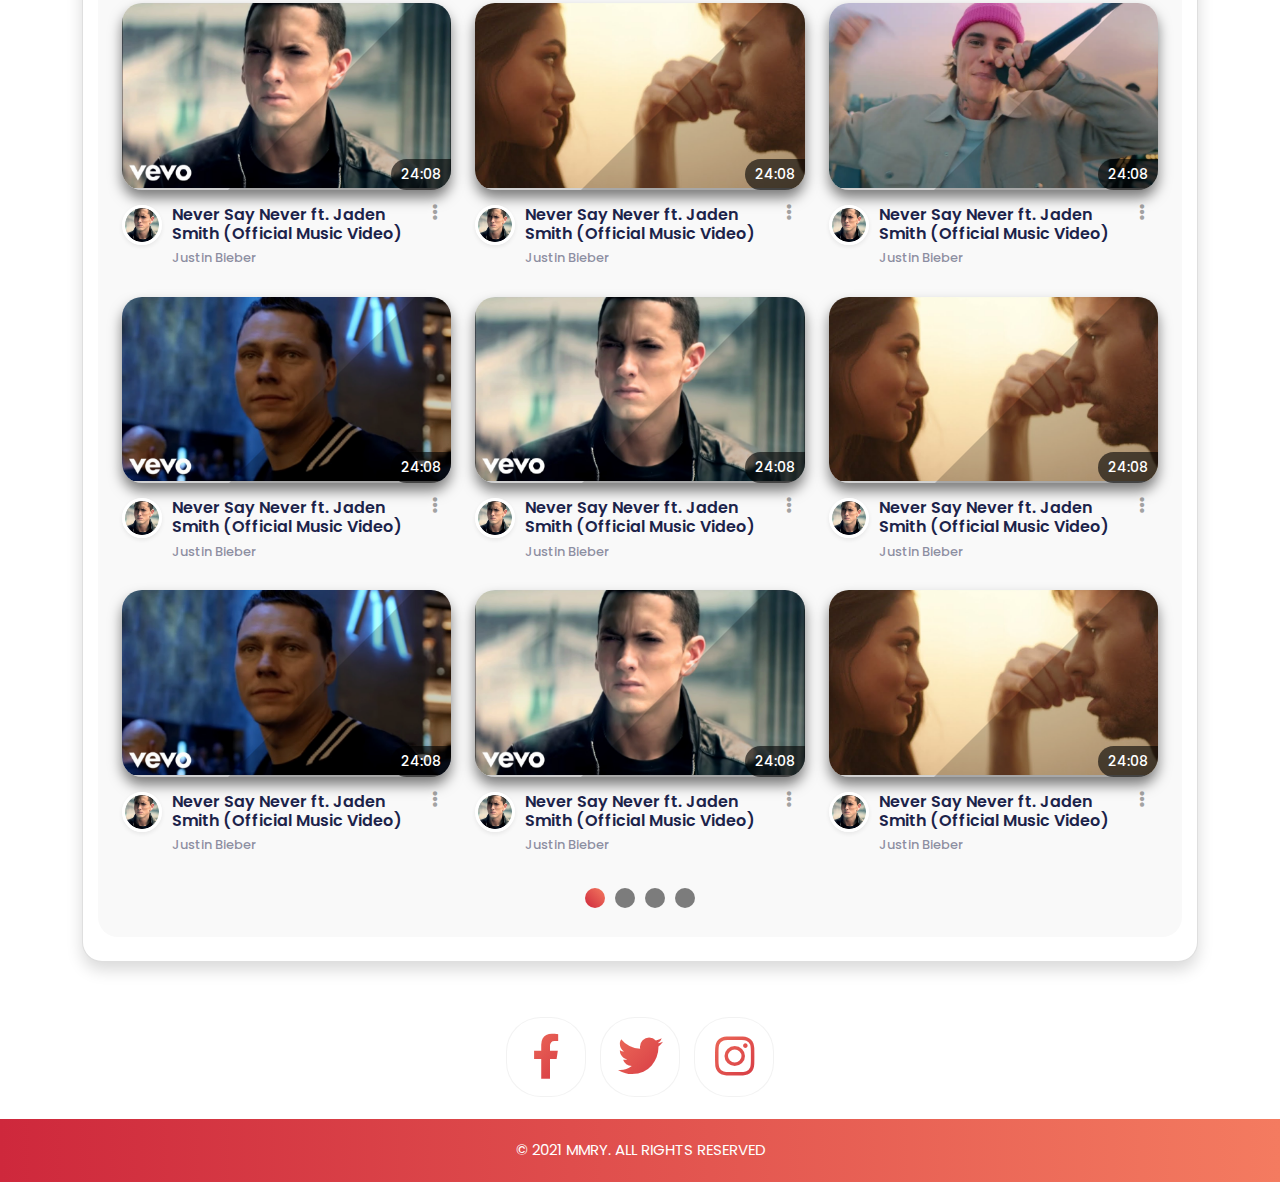
<file: profile.html>
<!DOCTYPE html>
<html lang="en">
<head>
  <meta charset="UTF-8">
  <meta name="viewport" content="width=device-width, initial-scale=1.0">
  <meta http-equiv="X-UA-Compatible" content="ie=edge">
  <title>mmry design | profile</title>
  <link rel='shortcut icon' href='assets/images/fav-icon.png' type='image/x-icon'>
  <link rel="stylesheet" href="assets/css/all.min.css">
  <link rel="stylesheet" href="assets/css/slick.css">
  <link rel="stylesheet" href="assets/css/bootstrap.min.css">
  <link rel="stylesheet" href="assets/css/style.css">
</head>
<body>

  <!-- === header section start === -->
  <header class="desktop-header light-header d-lg-block d-none">
    <nav class="navbar navbar-expand-lg navbar-light">
      <div class="container-fluid">
        <a href="index.html" class="navbar-brand"><img src="assets/images/fav-icon-white.png" alt="logo" class="img-fluid"></a>
        <button class="navbar-toggler" type="button" data-bs-toggle="collapse" data-bs-target="#navbarSupportedContent" aria-controls="navbarSupportedContent" aria-expanded="false" aria-label="Toggle navigation">
          <span class="navbar-toggler-icon"></span>
        </button>
        <div class="collapse navbar-collapse" id="navbarSupportedContent">
          <div class="input-group input-group-lg">
            <span class="input-group-text"><i class="far fa-search"></i></span>
            <input type="text" class="form-control" placeholder="Recipient's username" aria-label="Recipient's username with two button addons">
            <button class="btn btn-red-gradient border-0 z-index-1001" type="button">Search</button>
            <button class="btn btn-expand z-index-1002" type="button">Expand</button>
            <button class="btn btn-reset z-index-1003" type="button">Reset</button>
          </div>
          <ul class="navbar-nav ms-auto mb-2 mb-lg-0 align-items-center">
            <li class="nav-item">
              <a class="nav-link ps-3 pe-0" href="#">
                <svg xmlns="http://www.w3.org/2000/svg" width="30" viewBox="0 0 49.721 46.613">
                  <path id="Icon_metro-upload" data-name="Icon metro-upload" d="M24.324,28.717h6.215V16.286h9.323L27.431,3.856,15,16.286h9.323Zm9.323-6.992v4.793l14.23,5.307L27.431,39.448,6.986,31.824l14.23-5.307V21.725L2.571,28.717v12.43l24.86,9.323,24.86-9.323V28.717Z" transform="translate(-2.571 -3.856)" fill="#DBA5FA";isolation: isolate/>
                </svg>
              </a>
            </li>
            <li class="nav-item border-end">
              <div  class="dark-mode-toggle">
                <div class="form-check form-switch">
                  <input class="form-check-input" type="checkbox" role="switch">
                </div>
              </div>
              <!-- <a class="nav-link" class="dark-mode-toggle"><i class="fas fa-toggle-on"></i></a> -->
            </li>
            <li class="nav-item dropdown">
              <a class="nav-link dropdown-toggle" href="#" id="navbarDropdown" role="button" data-bs-toggle="dropdown" aria-expanded="false">
                <div class="d-flex align-items-center">
                  <div class="user-avatar flex-shrink-0">
                    <img src="assets/images/user-avatar.png" alt="avatar" class="img-fluid">
                  </div>
                  <div class="text flex-grow-1">
                    Hello, <strong>David</strong>
                    <i class="fas fa-angle-down ps-2"></i>
                  </div>
                </div>
              </a>
              <ul class="dropdown-menu dropdown-menu-end">
                <li><a class="dropdown-item" href="#">Action</a></li>
                <li><a class="dropdown-item" href="#">Another action</a></li>
                <li><hr class="dropdown-divider"></li>
                <li><a class="dropdown-item" href="#">Something else here</a></li>
              </ul>
            </li>
          </ul>
        </div>
      </div>
    </nav>
  </header>


   <!-- mobile header -->
   <header class="mobile-header d-lg-none d-block shadow-sm border-bottom">
    <div class="position-relative">
      <nav class="navbar">
        <div class="container d-flex">
          <button class="btn side-nave-show-btn"><i class="fas fa-bars"></i></button>
          <div>
            <a href="index.html" class="light-mode-logo navbar-brand"><img src="assets/images/logo-sm-dark.png" alt="logo" class="img-fluid"></a>
            <a href="index.html" class="dark-mode-logo navbar-brand"><img src="assets/images/logo-sm-light.png" alt="logo" class="img-fluid"></a>
          </div>
          <ul class="ps-0 d-flex align-items-center">
            <li>
              <button class="btn search-showHide-btn pt-2 px-0 collapsed" data-bs-toggle="collapse" data-bs-target="#collapseOne"><i class="far fa-search"></i></button>
            </li>
            <li>
              <div  class="dark-mode-toggle">
                <div class="form-check form-switch">
                  <input class="form-check-input" type="checkbox" role="switch">
                </div>
              </div>
            </li>
            <li>
              <div class="dropdown">
                <a class="dropdown-toggle" href="#" id="navbarDropdown" role="button" data-bs-toggle="dropdown" aria-expanded="false">
                  <div class="user-avatar flex-shrink-0">
                    <img src="assets/images/user-avatar.png" alt="avatar" class="img-fluid">
                  </div>
                </a>
                <ul class="dropdown-menu dropdown-menu-end">
                  <li><a class="dropdown-item" href="#">Action</a></li>
                  <li><a class="dropdown-item" href="#">Another action</a></li>
                  <li><hr class="dropdown-divider"></li>
                  <li><a class="dropdown-item" href="#">Something else here</a></li>
                </ul>
              </div>
            </li>
          </ul>
        </div>
      </nav>
      <div id="collapseOne" class="mobile-search shadow-sm accordion-collapse collapse">
        <div class="input-group">
          <span class="input-group-text pe-0"><i class="far fa-search"></i></span>
          <input type="text" class="form-control" placeholder="Search here">
          <button class="btn btn-red-gradient border-0 z-index-1001" type="button">Search</button>
          <button class="btn btn-expand z-index-1002" type="button">Expand</button>
          <button class="btn btn-reset z-index-1003" type="button">Reset</button>
        </div>
      </div>
    </div>
  </header>
  <!-- ===//end of header section === -->


  <!-- === banner start === -->
  <div class="profile-banner"></div>
  <!-- ===//end of banner === -->


  <!-- === profile-info-full section start === -->
  <section class="profile-info-full mb-5">
    <div class="container">
      <div class="card profile-info-card shadow position-relative">
        <div class="profile-info">
          <div class="user-avatar">
            <img src="assets/images/user-avatar.png" alt="user-avatar" class="img-fluid shadow-lg">
          </div>
          <h2 class="user-name">Justin Bieber</h2>
          <p class="user-description">Lorem ipsum dolor sit, amet consectetur adipisicing elit. Suscipit repellat, animi eum, tempora explicabo minima adipisci eos at voluptatibus iure quis fugit deserunt aliquam deleniti illum sapiente ipsa cupiditate sequi!</p>

          <div class="subscrib-btn-box">
            <button class="btn btn-lg btn-red-gradient rounded-pill px-4" data-bs-toggle="modal" data-bs-target="#subscrib-action-modal">Subscribe</button>
          </div>
        </div>

    

        <nav class="nav profile-nav mt-md-0 mt-4">
          <a href="#" class="nav-link active">Published</a>
          <a href="#" class="nav-link">Shared</a>
          <a href="#" class="nav-link">Hits</a>
          <button class="ms-auto btn nav-link d-md-none" data-bs-toggle="modal" data-bs-target="#search-box-popup"><i class="far fa-search"></i></button>
          <div class="ms-auto position-relative search-box d-md-block d-none">
            <i class="far fa-search"></i>
            <input type="text" class="search-input" placeholder="Search">
          </div>
        </nav>

        <!-- Modal search box -->
      <div class="modal fade" id="search-box-popup" tabindex="-1" aria-labelledby="search-box-popupLabel" aria-hidden="true">
        <div class="modal-dialog">
          <div class="modal-content">
            <div class="modal-header">
              <button type="button" class="btn-close" data-bs-dismiss="modal" aria-label="Close"></button>
            </div>
            <div class="modal-body pb-4">
              <input type="search" class="form-control form-control-lg" placeholder="Search">
            </div>
          </div>
        </div>
      </div>

        <div class="all-card-box mb-4 p-md-4 p-3">
          <div class="row g-4">
            <div class="col-lg-4 col-sm-6">
              <div class="card-video darkMode-elable position-relative">
                <a href="#">
                  <div class="img border-radius-20">
                    <div class="thumbnail position-relative">
                      <img src="assets/images/3d-card/img-1.png" alt="card-thumbnail" class="w-100">
                      <div class="overlay"></div>
                      <span class="video-length">24:08</span>
                    </div>
                  </div>
                </a>
                <div class="text d-flex">
                  <div class="flex-shrink-0">
                    <img src="assets/images/user-avatar.png" alt="avatar" class="img-fluid user-avatar shadow-sm">
                  </div>
                  <div class="flex-grow-1">
                    <h3 class="title">Never Say Never ft. Jaden Smith (Official Music Video) </h3>
                    <p class="creator-name">Justin Bieber</p>
                  </div>
                  <div class="dropdown pt-1">
                    <button class="btn" type="button" data-bs-toggle="dropdown" aria-expanded="false">
                      <i class="fas fa-ellipsis-v"></i>
                    </button>
                    <ul class="dropdown-menu dropdown-menu-end">
                      <li><a class="dropdown-item" href="#">Action</a></li>
                      <li><a class="dropdown-item" href="#">Another action</a></li>
                      <li><a class="dropdown-item" href="#">Something else here</a></li>
                    </ul>
                  </div>
                </div>
              </div>
            </div>
            <div class="col-lg-4 col-sm-6">
              <div class="card-video darkMode-elable position-relative">
                <a href="#">
                  <div class="img border-radius-20">
                    <div class="thumbnail position-relative">
                      <img src="assets/images/3d-card/img-2.png" alt="card-thumbnail" class="w-100">
                      <div class="overlay"></div>
                      <span class="video-length">24:08</span>
                    </div>
                  </div>
                </a>
                <div class="text d-flex">
                  <div class="flex-shrink-0">
                    <img src="assets/images/user-avatar.png" alt="avatar" class="img-fluid user-avatar shadow-sm">
                  </div>
                  <div class="flex-grow-1">
                    <h3 class="title">Never Say Never ft. Jaden Smith (Official Music Video) </h3>
                    <p class="creator-name">Justin Bieber</p>
                  </div>
                  <div class="dropdown pt-1">
                    <button class="btn" type="button" data-bs-toggle="dropdown" aria-expanded="false">
                      <i class="fas fa-ellipsis-v"></i>
                    </button>
                    <ul class="dropdown-menu dropdown-menu-end">
                      <li><a class="dropdown-item" href="#">Action</a></li>
                      <li><a class="dropdown-item" href="#">Another action</a></li>
                      <li><a class="dropdown-item" href="#">Something else here</a></li>
                    </ul>
                  </div>
                </div>
              </div>
            </div>
            <div class="col-lg-4 col-sm-6">
              <div class="card-video darkMode-elable position-relative">
                <a href="#">
                  <div class="img border-radius-20">
                    <div class="thumbnail position-relative">
                      <img src="assets/images/3d-card/img-3.png" alt="card-thumbnail" class="w-100">
                      <div class="overlay"></div>
                      <span class="video-length">24:08</span>
                    </div>
                  </div>
                </a>
                <div class="text d-flex">
                  <div class="flex-shrink-0">
                    <img src="assets/images/user-avatar.png" alt="avatar" class="img-fluid user-avatar shadow-sm">
                  </div>
                  <div class="flex-grow-1">
                    <h3 class="title">Never Say Never ft. Jaden Smith (Official Music Video) </h3>
                    <p class="creator-name">Justin Bieber</p>
                  </div>
                  <div class="dropdown pt-1">
                    <button class="btn" type="button" data-bs-toggle="dropdown" aria-expanded="false">
                      <i class="fas fa-ellipsis-v"></i>
                    </button>
                    <ul class="dropdown-menu dropdown-menu-end">
                      <li><a class="dropdown-item" href="#">Action</a></li>
                      <li><a class="dropdown-item" href="#">Another action</a></li>
                      <li><a class="dropdown-item" href="#">Something else here</a></li>
                    </ul>
                  </div>
                </div>
              </div>
            </div>
            <div class="col-lg-4 col-sm-6">
              <div class="card-video darkMode-elable position-relative">
                <a href="#">
                  <div class="img border-radius-20">
                    <div class="thumbnail position-relative">
                      <img src="assets/images/3d-card/img-4.png" alt="card-thumbnail" class="w-100">
                      <div class="overlay"></div>
                      <span class="video-length">24:08</span>
                    </div>
                  </div>
                </a>
                <div class="text d-flex">
                  <div class="flex-shrink-0">
                    <img src="assets/images/user-avatar.png" alt="avatar" class="img-fluid user-avatar shadow-sm">
                  </div>
                  <div class="flex-grow-1">
                    <h3 class="title">Never Say Never ft. Jaden Smith (Official Music Video) </h3>
                    <p class="creator-name">Justin Bieber</p>
                  </div>
                  <div class="dropdown pt-1">
                    <button class="btn" type="button" data-bs-toggle="dropdown" aria-expanded="false">
                      <i class="fas fa-ellipsis-v"></i>
                    </button>
                    <ul class="dropdown-menu dropdown-menu-end">
                      <li><a class="dropdown-item" href="#">Action</a></li>
                      <li><a class="dropdown-item" href="#">Another action</a></li>
                      <li><a class="dropdown-item" href="#">Something else here</a></li>
                    </ul>
                  </div>
                </div>
              </div>
            </div>
            <div class="col-lg-4 col-sm-6">
              <div class="card-video darkMode-elable position-relative">
                <a href="#">
                  <div class="img border-radius-20">
                    <div class="thumbnail position-relative">
                      <img src="assets/images/3d-card/img-1.png" alt="card-thumbnail" class="w-100">
                      <div class="overlay"></div>
                      <span class="video-length">24:08</span>
                    </div>
                  </div>
                </a>
                <div class="text d-flex">
                  <div class="flex-shrink-0">
                    <img src="assets/images/user-avatar.png" alt="avatar" class="img-fluid user-avatar shadow-sm">
                  </div>
                  <div class="flex-grow-1">
                    <h3 class="title">Never Say Never ft. Jaden Smith (Official Music Video) </h3>
                    <p class="creator-name">Justin Bieber</p>
                  </div>
                  <div class="dropdown pt-1">
                    <button class="btn" type="button" data-bs-toggle="dropdown" aria-expanded="false">
                      <i class="fas fa-ellipsis-v"></i>
                    </button>
                    <ul class="dropdown-menu dropdown-menu-end">
                      <li><a class="dropdown-item" href="#">Action</a></li>
                      <li><a class="dropdown-item" href="#">Another action</a></li>
                      <li><a class="dropdown-item" href="#">Something else here</a></li>
                    </ul>
                  </div>
                </div>
              </div>
            </div>
            <div class="col-lg-4 col-sm-6">
              <div class="card-video darkMode-elable position-relative">
                <a href="#">
                  <div class="img border-radius-20">
                    <div class="thumbnail position-relative">
                      <img src="assets/images/3d-card/img-2.png" alt="card-thumbnail" class="w-100">
                      <div class="overlay"></div>
                      <span class="video-length">24:08</span>
                    </div>
                  </div>
                </a>
                <div class="text d-flex">
                  <div class="flex-shrink-0">
                    <img src="assets/images/user-avatar.png" alt="avatar" class="img-fluid user-avatar shadow-sm">
                  </div>
                  <div class="flex-grow-1">
                    <h3 class="title">Never Say Never ft. Jaden Smith (Official Music Video) </h3>
                    <p class="creator-name">Justin Bieber</p>
                  </div>
                  <div class="dropdown pt-1">
                    <button class="btn" type="button" data-bs-toggle="dropdown" aria-expanded="false">
                      <i class="fas fa-ellipsis-v"></i>
                    </button>
                    <ul class="dropdown-menu dropdown-menu-end">
                      <li><a class="dropdown-item" href="#">Action</a></li>
                      <li><a class="dropdown-item" href="#">Another action</a></li>
                      <li><a class="dropdown-item" href="#">Something else here</a></li>
                    </ul>
                  </div>
                </div>
              </div>
            </div>
            <div class="col-lg-4 col-sm-6">
              <div class="card-video darkMode-elable position-relative">
                <a href="#">
                  <div class="img border-radius-20">
                    <div class="thumbnail position-relative">
                      <img src="assets/images/3d-card/img-3.png" alt="card-thumbnail" class="w-100">
                      <div class="overlay"></div>
                      <span class="video-length">24:08</span>
                    </div>
                  </div>
                </a>
                <div class="text d-flex">
                  <div class="flex-shrink-0">
                    <img src="assets/images/user-avatar.png" alt="avatar" class="img-fluid user-avatar shadow-sm">
                  </div>
                  <div class="flex-grow-1">
                    <h3 class="title">Never Say Never ft. Jaden Smith (Official Music Video) </h3>
                    <p class="creator-name">Justin Bieber</p>
                  </div>
                  <div class="dropdown pt-1">
                    <button class="btn" type="button" data-bs-toggle="dropdown" aria-expanded="false">
                      <i class="fas fa-ellipsis-v"></i>
                    </button>
                    <ul class="dropdown-menu dropdown-menu-end">
                      <li><a class="dropdown-item" href="#">Action</a></li>
                      <li><a class="dropdown-item" href="#">Another action</a></li>
                      <li><a class="dropdown-item" href="#">Something else here</a></li>
                    </ul>
                  </div>
                </div>
              </div>
            </div>
            <div class="col-lg-4 col-sm-6">
              <div class="card-video darkMode-elable position-relative">
                <a href="#">
                  <div class="img border-radius-20">
                    <div class="thumbnail position-relative">
                      <img src="assets/images/3d-card/img-4.png" alt="card-thumbnail" class="w-100">
                      <div class="overlay"></div>
                      <span class="video-length">24:08</span>
                    </div>
                  </div>
                </a>
                <div class="text d-flex">
                  <div class="flex-shrink-0">
                    <img src="assets/images/user-avatar.png" alt="avatar" class="img-fluid user-avatar shadow-sm">
                  </div>
                  <div class="flex-grow-1">
                    <h3 class="title">Never Say Never ft. Jaden Smith (Official Music Video) </h3>
                    <p class="creator-name">Justin Bieber</p>
                  </div>
                  <div class="dropdown pt-1">
                    <button class="btn" type="button" data-bs-toggle="dropdown" aria-expanded="false">
                      <i class="fas fa-ellipsis-v"></i>
                    </button>
                    <ul class="dropdown-menu dropdown-menu-end">
                      <li><a class="dropdown-item" href="#">Action</a></li>
                      <li><a class="dropdown-item" href="#">Another action</a></li>
                      <li><a class="dropdown-item" href="#">Something else here</a></li>
                    </ul>
                  </div>
                </div>
              </div>
            </div>
            <div class="col-lg-4 col-sm-6">
              <div class="card-video darkMode-elable position-relative">
                <a href="#">
                  <div class="img border-radius-20">
                    <div class="thumbnail position-relative">
                      <img src="assets/images/3d-card/img-1.png" alt="card-thumbnail" class="w-100">
                      <div class="overlay"></div>
                      <span class="video-length">24:08</span>
                    </div>
                  </div>
                </a>
                <div class="text d-flex">
                  <div class="flex-shrink-0">
                    <img src="assets/images/user-avatar.png" alt="avatar" class="img-fluid user-avatar shadow-sm">
                  </div>
                  <div class="flex-grow-1">
                    <h3 class="title">Never Say Never ft. Jaden Smith (Official Music Video) </h3>
                    <p class="creator-name">Justin Bieber</p>
                  </div>
                  <div class="dropdown pt-1">
                    <button class="btn" type="button" data-bs-toggle="dropdown" aria-expanded="false">
                      <i class="fas fa-ellipsis-v"></i>
                    </button>
                    <ul class="dropdown-menu dropdown-menu-end">
                      <li><a class="dropdown-item" href="#">Action</a></li>
                      <li><a class="dropdown-item" href="#">Another action</a></li>
                      <li><a class="dropdown-item" href="#">Something else here</a></li>
                    </ul>
                  </div>
                </div>
              </div>
            </div>
            <div class="col-lg-4 col-sm-6">
              <div class="card-video darkMode-elable position-relative">
                <a href="#">
                  <div class="img border-radius-20">
                    <div class="thumbnail position-relative">
                      <img src="assets/images/3d-card/img-2.png" alt="card-thumbnail" class="w-100">
                      <div class="overlay"></div>
                      <span class="video-length">24:08</span>
                    </div>
                  </div>
                </a>
                <div class="text d-flex">
                  <div class="flex-shrink-0">
                    <img src="assets/images/user-avatar.png" alt="avatar" class="img-fluid user-avatar shadow-sm">
                  </div>
                  <div class="flex-grow-1">
                    <h3 class="title">Never Say Never ft. Jaden Smith (Official Music Video) </h3>
                    <p class="creator-name">Justin Bieber</p>
                  </div>
                  <div class="dropdown pt-1">
                    <button class="btn" type="button" data-bs-toggle="dropdown" aria-expanded="false">
                      <i class="fas fa-ellipsis-v"></i>
                    </button>
                    <ul class="dropdown-menu dropdown-menu-end">
                      <li><a class="dropdown-item" href="#">Action</a></li>
                      <li><a class="dropdown-item" href="#">Another action</a></li>
                      <li><a class="dropdown-item" href="#">Something else here</a></li>
                    </ul>
                  </div>
                </div>
              </div>
            </div>
            <div class="col-lg-4 col-sm-6">
              <div class="card-video darkMode-elable position-relative">
                <a href="#">
                  <div class="img border-radius-20">
                    <div class="thumbnail position-relative">
                      <img src="assets/images/3d-card/img-3.png" alt="card-thumbnail" class="w-100">
                      <div class="overlay"></div>
                      <span class="video-length">24:08</span>
                    </div>
                  </div>
                </a>
                <div class="text d-flex">
                  <div class="flex-shrink-0">
                    <img src="assets/images/user-avatar.png" alt="avatar" class="img-fluid user-avatar shadow-sm">
                  </div>
                  <div class="flex-grow-1">
                    <h3 class="title">Never Say Never ft. Jaden Smith (Official Music Video) </h3>
                    <p class="creator-name">Justin Bieber</p>
                  </div>
                  <div class="dropdown pt-1">
                    <button class="btn" type="button" data-bs-toggle="dropdown" aria-expanded="false">
                      <i class="fas fa-ellipsis-v"></i>
                    </button>
                    <ul class="dropdown-menu dropdown-menu-end">
                      <li><a class="dropdown-item" href="#">Action</a></li>
                      <li><a class="dropdown-item" href="#">Another action</a></li>
                      <li><a class="dropdown-item" href="#">Something else here</a></li>
                    </ul>
                  </div>
                </div>
              </div>
            </div>
            <div class="col-lg-4 col-sm-6">
              <div class="card-video darkMode-elable position-relative">
                <a href="#">
                  <div class="img border-radius-20">
                    <div class="thumbnail position-relative">
                      <img src="assets/images/3d-card/img-4.png" alt="card-thumbnail" class="w-100">
                      <div class="overlay"></div>
                      <span class="video-length">24:08</span>
                    </div>
                  </div>
                </a>
                <div class="text d-flex">
                  <div class="flex-shrink-0">
                    <img src="assets/images/user-avatar.png" alt="avatar" class="img-fluid user-avatar shadow-sm">
                  </div>
                  <div class="flex-grow-1">
                    <h3 class="title">Never Say Never ft. Jaden Smith (Official Music Video) </h3>
                    <p class="creator-name">Justin Bieber</p>
                  </div>
                  <div class="dropdown pt-1">
                    <button class="btn" type="button" data-bs-toggle="dropdown" aria-expanded="false">
                      <i class="fas fa-ellipsis-v"></i>
                    </button>
                    <ul class="dropdown-menu dropdown-menu-end">
                      <li><a class="dropdown-item" href="#">Action</a></li>
                      <li><a class="dropdown-item" href="#">Another action</a></li>
                      <li><a class="dropdown-item" href="#">Something else here</a></li>
                    </ul>
                  </div>
                </div>
              </div>
            </div>
            <div class="col-lg-4 col-sm-6">
              <div class="card-video darkMode-elable position-relative">
                <a href="#">
                  <div class="img border-radius-20">
                    <div class="thumbnail position-relative">
                      <img src="assets/images/3d-card/img-2.png" alt="card-thumbnail" class="w-100">
                      <div class="overlay"></div>
                      <span class="video-length">24:08</span>
                    </div>
                  </div>
                </a>
                <div class="text d-flex">
                  <div class="flex-shrink-0">
                    <img src="assets/images/user-avatar.png" alt="avatar" class="img-fluid user-avatar shadow-sm">
                  </div>
                  <div class="flex-grow-1">
                    <h3 class="title">Never Say Never ft. Jaden Smith (Official Music Video) </h3>
                    <p class="creator-name">Justin Bieber</p>
                  </div>
                  <div class="dropdown pt-1">
                    <button class="btn" type="button" data-bs-toggle="dropdown" aria-expanded="false">
                      <i class="fas fa-ellipsis-v"></i>
                    </button>
                    <ul class="dropdown-menu dropdown-menu-end">
                      <li><a class="dropdown-item" href="#">Action</a></li>
                      <li><a class="dropdown-item" href="#">Another action</a></li>
                      <li><a class="dropdown-item" href="#">Something else here</a></li>
                    </ul>
                  </div>
                </div>
              </div>
            </div>
            <div class="col-lg-4 col-sm-6">
              <div class="card-video darkMode-elable position-relative">
                <a href="#">
                  <div class="img border-radius-20">
                    <div class="thumbnail position-relative">
                      <img src="assets/images/3d-card/img-3.png" alt="card-thumbnail" class="w-100">
                      <div class="overlay"></div>
                      <span class="video-length">24:08</span>
                    </div>
                  </div>
                </a>
                <div class="text d-flex">
                  <div class="flex-shrink-0">
                    <img src="assets/images/user-avatar.png" alt="avatar" class="img-fluid user-avatar shadow-sm">
                  </div>
                  <div class="flex-grow-1">
                    <h3 class="title">Never Say Never ft. Jaden Smith (Official Music Video) </h3>
                    <p class="creator-name">Justin Bieber</p>
                  </div>
                  <div class="dropdown pt-1">
                    <button class="btn" type="button" data-bs-toggle="dropdown" aria-expanded="false">
                      <i class="fas fa-ellipsis-v"></i>
                    </button>
                    <ul class="dropdown-menu dropdown-menu-end">
                      <li><a class="dropdown-item" href="#">Action</a></li>
                      <li><a class="dropdown-item" href="#">Another action</a></li>
                      <li><a class="dropdown-item" href="#">Something else here</a></li>
                    </ul>
                  </div>
                </div>
              </div>
            </div>
            <div class="col-lg-4 col-sm-6">
              <div class="card-video darkMode-elable position-relative">
                <a href="#">
                  <div class="img border-radius-20">
                    <div class="thumbnail position-relative">
                      <img src="assets/images/3d-card/img-4.png" alt="card-thumbnail" class="w-100">
                      <div class="overlay"></div>
                      <span class="video-length">24:08</span>
                    </div>
                  </div>
                </a>
                <div class="text d-flex">
                  <div class="flex-shrink-0">
                    <img src="assets/images/user-avatar.png" alt="avatar" class="img-fluid user-avatar shadow-sm">
                  </div>
                  <div class="flex-grow-1">
                    <h3 class="title">Never Say Never ft. Jaden Smith (Official Music Video) </h3>
                    <p class="creator-name">Justin Bieber</p>
                  </div>
                  <div class="dropdown pt-1">
                    <button class="btn" type="button" data-bs-toggle="dropdown" aria-expanded="false">
                      <i class="fas fa-ellipsis-v"></i>
                    </button>
                    <ul class="dropdown-menu dropdown-menu-end">
                      <li><a class="dropdown-item" href="#">Action</a></li>
                      <li><a class="dropdown-item" href="#">Another action</a></li>
                      <li><a class="dropdown-item" href="#">Something else here</a></li>
                    </ul>
                  </div>
                </div>
              </div>
            </div>
          </div>
          <div class="pagination justify-content-center mt-4">
            <a href="#" class="page-link active"></a>
            <a href="#" class="page-link"></a>
            <a href="#" class="page-link"></a>
            <a href="#" class="page-link"></a>
          </div>
        </div>
      </div>
    </div>
  </section>
  <!-- ===//end of profile-info-full section === -->
 
  <!-- === subscrib-action-modal  start === -->
  <div class="modal fade" id="subscrib-action-modal" tabindex="-1" aria-hidden="true">
    <div class="modal-dialog modal-dialog-centered">
      <div class="modal-content">
        <div class="modal-header pb-0 justify-content-center position-relative">
          <h5 class="modal-title">Subscribe for $9.99</h5>
          <button type="button" class="btn modal-close-btn" data-bs-dismiss="modal" aria-label="Close"><i class="far fa-times-circle"></i></button>
        </div>
        <div class="modal-body">
          <div class="modal-body-content">
            <a href="#" class="btn btn-lg btn-red-gradient">Credit / Debit</a>
            <a href="#" class="btn btn-lg btn-red-gradient">Crypto</a>
          </div>
        </div>
      </div>
    </div>
  </div>
  <!-- ===//end of subscrib-action-modal === -->


  <!-- === footer section start === -->
  <footer class="footer">
    <div class="container-fluid">
      <ul class="social-links ps-0">
        <li>
          <a href="#"><i class="fab fa-facebook-f"></i></a>
        </li>
        <li>
          <a href="#"><i class="fab fa-twitter"></i></a>
        </li>
        <li>
          <a href="#"><i class="fab fa-instagram"></i></a>
        </li>
      </ul>
    </div>
    <p class="copyright-text">© 2021 MMRY. All Rights Reserved</p>
  </footer>
  <!-- ===//end of footer section === -->
 

 


  <script src="assets/js/darkMode.js"></script>
  <script src="assets/js/jquery-3.5.1.min.js"></script>
  <script src="assets/js/bootstrap.min.js"></script>
  <script src="assets/js/slick.min.js"></script>
  <script src="assets/js/custom.js"></script>
</body>
</html>
</file>
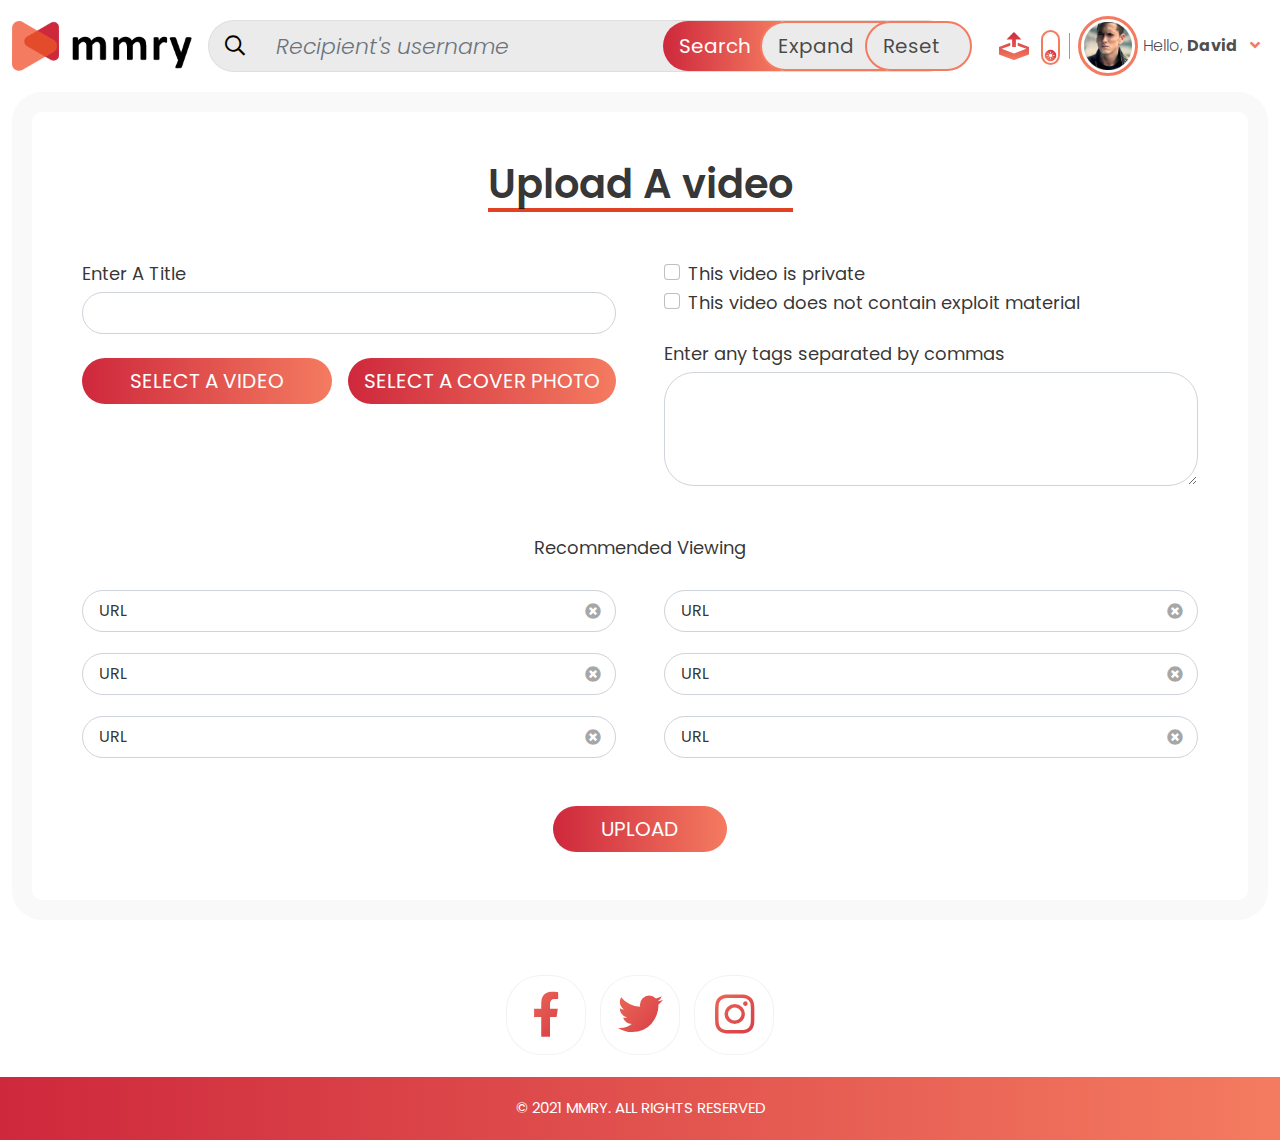
<file: upload-video.html>
<!DOCTYPE html>
<html lang="en">
<head>
  <meta charset="UTF-8">
  <meta name="viewport" content="width=device-width, initial-scale=1.0">
  <meta http-equiv="X-UA-Compatible" content="ie=edge">
  <title>mmry design | upload a video</title>
  <link rel='shortcut icon' href='assets/images/fav-icon.png' type='image/x-icon'>
  <link rel="stylesheet" href="assets/css/all.min.css">
  <link rel="stylesheet" href="assets/css/bootstrap.min.css">
  <link rel="stylesheet" href="assets/css/slick.css">
  <link rel="stylesheet" href="assets/css/style.css">
</head>
<body>

  <!-- === header section start === -->
  <header class="desktop-header d-lg-block d-none">
    <nav class="navbar navbar-expand-lg navbar-light">
      <div class="container-fluid">
        <a href="index.html" class="light-mode-logo navbar-brand"><img src="assets/images/logo-sm-dark.png" alt="logo" class="img-fluid"></a>
        <a href="index.html" class="dark-mode-logo navbar-brand"><img src="assets/images/logo-sm-light.png" alt="logo" class="img-fluid"></a>
        <button class="navbar-toggler" type="button" data-bs-toggle="collapse" data-bs-target="#navbarSupportedContent" aria-controls="navbarSupportedContent" aria-expanded="false" aria-label="Toggle navigation">
          <span class="navbar-toggler-icon"></span>
        </button>
        <div class="collapse navbar-collapse" id="navbarSupportedContent">
          <div class="input-group input-group-lg">
            <span class="input-group-text"><i class="far fa-search"></i></span>
            <input type="text" class="form-control" placeholder="Recipient's username" aria-label="Recipient's username with two button addons">
            <button class="btn btn-red-gradient border-0 z-index-1001" type="button">Search</button>
            <button class="btn btn-expand z-index-1002" type="button">Expand</button>
            <button class="btn btn-reset z-index-1003" type="button">Reset</button>
          </div>
          <ul class="navbar-nav ms-auto mb-2 mb-lg-0 align-items-center">
            <li class="nav-item">
              <a class="nav-link ps-3 pe-0" href="#">
                <svg class="upload-icon" xmlns="http://www.w3.org/2000/svg" xmlns:xlink="http://www.w3.org/1999/xlink" width="30" viewBox="0 0 49.721 46.613">
                  <defs>
                    <linearGradient id="linear-gradient" x1="0.5" x2="0.5" y2="1" gradientUnits="objectBoundingBox">
                      <stop offset="0" stop-color="#ce283c"/>
                      <stop offset="1" stop-color="#f47b60"/>
                    </linearGradient>
                  </defs>
                  <path id="Icon_metro-upload" data-name="Icon metro-upload" d="M24.324,28.717h6.215V16.286h9.323L27.431,3.856,15,16.286h9.323Zm9.323-6.992v4.793l14.23,5.307L27.431,39.448,6.986,31.824l14.23-5.307V21.725L2.571,28.717v12.43l24.86,9.323,24.86-9.323V28.717Z" transform="translate(-2.571 -3.856)" fill="url(#linear-gradient)"/>
                </svg>
              </a>
            </li>
            <li class="nav-item border-end">
              <div  class="dark-mode-toggle">
                <div class="form-check form-switch">
                  <input class="form-check-input" type="checkbox" role="switch">
                </div>
              </div>
            </li>
            <li class="nav-item dropdown">
              <a class="nav-link dropdown-toggle" href="#" id="navbarDropdown" role="button" data-bs-toggle="dropdown" aria-expanded="false">
                <div class="d-flex align-items-center">
                  <div class="user-avatar flex-shrink-0">
                    <img src="assets/images/user-avatar.png" alt="avatar" class="img-fluid">
                  </div>
                  <div class="text flex-grow-1">
                    Hello, <strong>David</strong>
                    <i class="fas fa-angle-down ps-2"></i>
                  </div>
                </div>
              </a>
              <ul class="dropdown-menu dropdown-menu-end">
                <li><a class="dropdown-item" href="#">Action</a></li>
                <li><a class="dropdown-item" href="#">Another action</a></li>
                <li><hr class="dropdown-divider"></li>
                <li><a class="dropdown-item" href="#">Something else here</a></li>
              </ul>
            </li>
          </ul>
        </div>
      </div>
    </nav>
  </header>

  <!-- mobile header -->
  <header class="mobile-header d-lg-none d-block shadow-sm border-bottom">
    <div class="position-relative">
      <nav class="navbar">
        <div class="container d-flex">
          <button class="btn side-nave-show-btn"><i class="fas fa-bars"></i></button>
          <div>
            <a href="index.html" class="light-mode-logo navbar-brand"><img src="assets/images/logo-sm-dark.png" alt="logo" class="img-fluid"></a>
            <a href="index.html" class="dark-mode-logo navbar-brand"><img src="assets/images/logo-sm-light.png" alt="logo" class="img-fluid"></a>
          </div>
          <ul class="ps-0 d-flex align-items-center">
            <li>
              <button class="btn search-showHide-btn pt-2 px-0 collapsed" data-bs-toggle="collapse" data-bs-target="#collapseOne"><i class="far fa-search"></i></button>
            </li>
            <li>
              <div  class="dark-mode-toggle">
                <div class="form-check form-switch">
                  <input class="form-check-input" type="checkbox" role="switch">
                </div>
              </div>
            </li>
            <li>
              <div class="dropdown">
                <a class="dropdown-toggle" href="#" id="navbarDropdown" role="button" data-bs-toggle="dropdown" aria-expanded="false">
                  <div class="user-avatar flex-shrink-0">
                    <img src="assets/images/user-avatar.png" alt="avatar" class="img-fluid">
                  </div>
                </a>
                <ul class="dropdown-menu dropdown-menu-end">
                  <li><a class="dropdown-item" href="#">Action</a></li>
                  <li><a class="dropdown-item" href="#">Another action</a></li>
                  <li><hr class="dropdown-divider"></li>
                  <li><a class="dropdown-item" href="#">Something else here</a></li>
                </ul>
              </div>
            </li>
          </ul>
        </div>
      </nav>
      <div id="collapseOne" class="mobile-search shadow-sm accordion-collapse collapse">
        <div class="input-group">
          <span class="input-group-text pe-0"><i class="far fa-search"></i></span>
          <input type="text" class="form-control" placeholder="Search here">
          <button class="btn btn-red-gradient border-0 z-index-1001" type="button">Search</button>
          <button class="btn btn-expand z-index-1002" type="button">Expand</button>
          <button class="btn btn-reset z-index-1003" type="button">Reset</button>
        </div>
      </div>
    </div>
  </header>
  <!-- ===//end of header section === -->
 

  <!-- === upload-video section start === -->
  <section class="mb-5">
    <div class="container-fluid">
        <div class="upload-video py-5">
            <div class="container">
                <form>
                    <div class="text-center mb-5">
                        <h1 class="page-title">Upload A video</h1>
                    </div>
                    <div class="row gy-4 gx-5">
                        <div class="col-lg-6">
                            <label>Enter A Title</label>
                            <input type="text" class="form-control form-control-lg">
                            <div class="d-md-flex mt-4">
                                <a href="#" class="btn btn-lg btn-red-gradient w-100 rounded-pill text-nowrap" data-bs-toggle="modal" data-bs-target="#select-video-popup">SELECT A VIDEO</a>
                                <a href="#" class="btn btn-lg btn-red-gradient w-100 rounded-pill text-nowrap ms-md-3 mt-3 mt-md-0" data-bs-toggle="modal" data-bs-target="#select-photo-popup">SELECT A COVER PHOTO</a>
                            </div>
                        </div>
                        <div class="col-lg-6">
                            <div class="form-check">
                                <input class="form-check-input" type="checkbox">
                                <label class="form-check-label">This video is private</label>
                            </div>
                            <div class="form-check mb-4">
                                <input class="form-check-input" type="checkbox">
                                <label class="form-check-label">This video does not contain exploit material</label>
                            </div>
                            <label>Enter any tags separated by commas</label>
                            <textarea class="form-control form-control-lg" rows="4"></textarea>
                        </div>
                    </div>
                    <div class="text-center mt-5 mb-4">
                        <label>Recommended Viewing </label>
                    </div>
                    <div class="row gx-5 gy-3">
                        <div class="col-md-6">
                            <div class="position-relative">
                                <input type="text" class="form-control form-control-lg" placeholder="URL">
                                <i class="fas fa-times-circle"></i>
                            </div>
                        </div>
                        <div class="col-md-6">
                            <div class="position-relative">
                                <input type="text" class="form-control form-control-lg" placeholder="URL">
                                <i class="fas fa-times-circle"></i>
                            </div>
                        </div>
                        <div class="col-md-6">
                            <div class="position-relative">
                                <input type="text" class="form-control form-control-lg" placeholder="URL">
                                <i class="fas fa-times-circle"></i>
                            </div>
                        </div>
                        <div class="col-md-6">
                            <div class="position-relative">
                                <input type="text" class="form-control form-control-lg" placeholder="URL">
                                <i class="fas fa-times-circle"></i>
                            </div>
                        </div>
                        <div class="col-md-6">
                            <div class="position-relative">
                                <input type="text" class="form-control form-control-lg" placeholder="URL">
                                <i class="fas fa-times-circle"></i>
                            </div>
                        </div>
                        <div class="col-md-6">
                            <div class="position-relative">
                                <input type="text" class="form-control form-control-lg" placeholder="URL">
                                <i class="fas fa-times-circle"></i>
                            </div>
                        </div>
                    </div>
                    <div class="text-center mt-5">
                        <button type="submit" class="btn btn-lg btn-red-gradient rounded-pill px-5">UPLOAD</button>
                    </div>
                </form>
            </div>
        </div>
    </div>
  </section>
  <!-- ===//end of upload-video section === -->


<!-- === select-video-popup section start === -->
<!-- Modal -->
<div class="modal fade" id="select-video-popup" tabindex="-1" aria-labelledby="select-video-popupLabel" aria-hidden="true">
    <div class="modal-dialog modal-dialog-centered">
        <div class="modal-content">
            <div class="modal-header">
            <button type="button" class="btn modal-close-btn" data-bs-dismiss="modal" aria-label="Close"><i class="far fa-times-circle"></i></button>
            </div>
            <div class="modal-body">
                <div class="ratio ratio-16x9">
                    <iframe src="https://www.youtube.com/embed/AJ7vE64HLac" title="YouTube video player" id="select-video-popup-video" allow="accelerometer; autoplay; clipboard-write; encrypted-media; gyroscope; picture-in-picture" allowfullscreen></iframe>
                </div>
            </div>
            <div class="modal-footer border-top-0 justify-content-center">
                <button type="button" class="btn btn-lg btn-red-gradient rounded-pill px-sm-5 px-4">Remove</button>
                <button type="button" class="btn btn-lg btn-red-gradient rounded-pill px-sm-5 px-4">Replace</button>
            </div>
        </div>
    </div>
</div>
<!-- ===//end of select-video-popup section === -->


<!-- === select-photo-popup section start === -->
<!-- Modal -->
<div class="modal fade" id="select-photo-popup" tabindex="-1" aria-labelledby="select-photo-popupLabel" aria-hidden="true">
    <div class="modal-dialog modal-dialog-centered modal-lg">
        <div class="modal-content">
            <div class="modal-header">
            <button type="button" class="btn modal-close-btn" data-bs-dismiss="modal" aria-label="Close"><i class="far fa-times-circle"></i></button>
            </div>
            <div class="modal-body">
                <img src="assets/images/upload-video/upload-cover-photo.png" alt="image" class="w-100">
            </div>
            <div class="modal-footer border-top-0 justify-content-lg-between justify-content-center">
                <div class="hstack gap-2">
                    <label>White Text</label>
                    <div class="form-check form-switch">
                        <input class="form-check-input" type="checkbox">
                        <label class="form-check-label">Black Text</label>
                    </div>
                </div>
                <div class="hstack gap-2">
                    <button type="button" class="btn btn-lg btn-red-gradient rounded-pill">Remove</button>
                    <button type="button" class="btn btn-lg btn-red-gradient rounded-pill">Replace</button>
                </div>
            </div>
        </div>
    </div>
</div>
<!-- ===//end of select-photo-popup section === -->




  
  <!-- === footer section start === -->
  <footer class="footer">
    <div class="container-fluid">
      <ul class="social-links ps-0">
        <li>
          <a href="#"><i class="fab fa-facebook-f"></i></a>
        </li>
        <li>
          <a href="#"><i class="fab fa-twitter"></i></a>
        </li>
        <li>
          <a href="#"><i class="fab fa-instagram"></i></a>
        </li>
      </ul>
    </div>
    <p class="copyright-text">© 2021 MMRY. All Rights Reserved</p>
  </footer>
  <!-- ===//end of footer section === -->
 

 


  <script src="assets/js/darkMode.js"></script>
  <script src="assets/js/jquery-3.5.1.min.js"></script>
  <script src="assets/js/bootstrap.min.js"></script>
  <script src="assets/js/slick.min.js"></script>
  <script src="assets/js/custom.js"></script>
  <script>
    const selectVideoPopup = document.getElementById('select-video-popup');
    const stopVideos = () => {
        document.querySelectorAll('iframe').forEach(v => { v.src = v.src });
        document.querySelectorAll('video').forEach(v => { v.pause() });
    };
    selectVideoPopup.addEventListener('hide.bs.modal', function (event) {
        stopVideos()
    })
  </script>
</body>
</html>
</file>
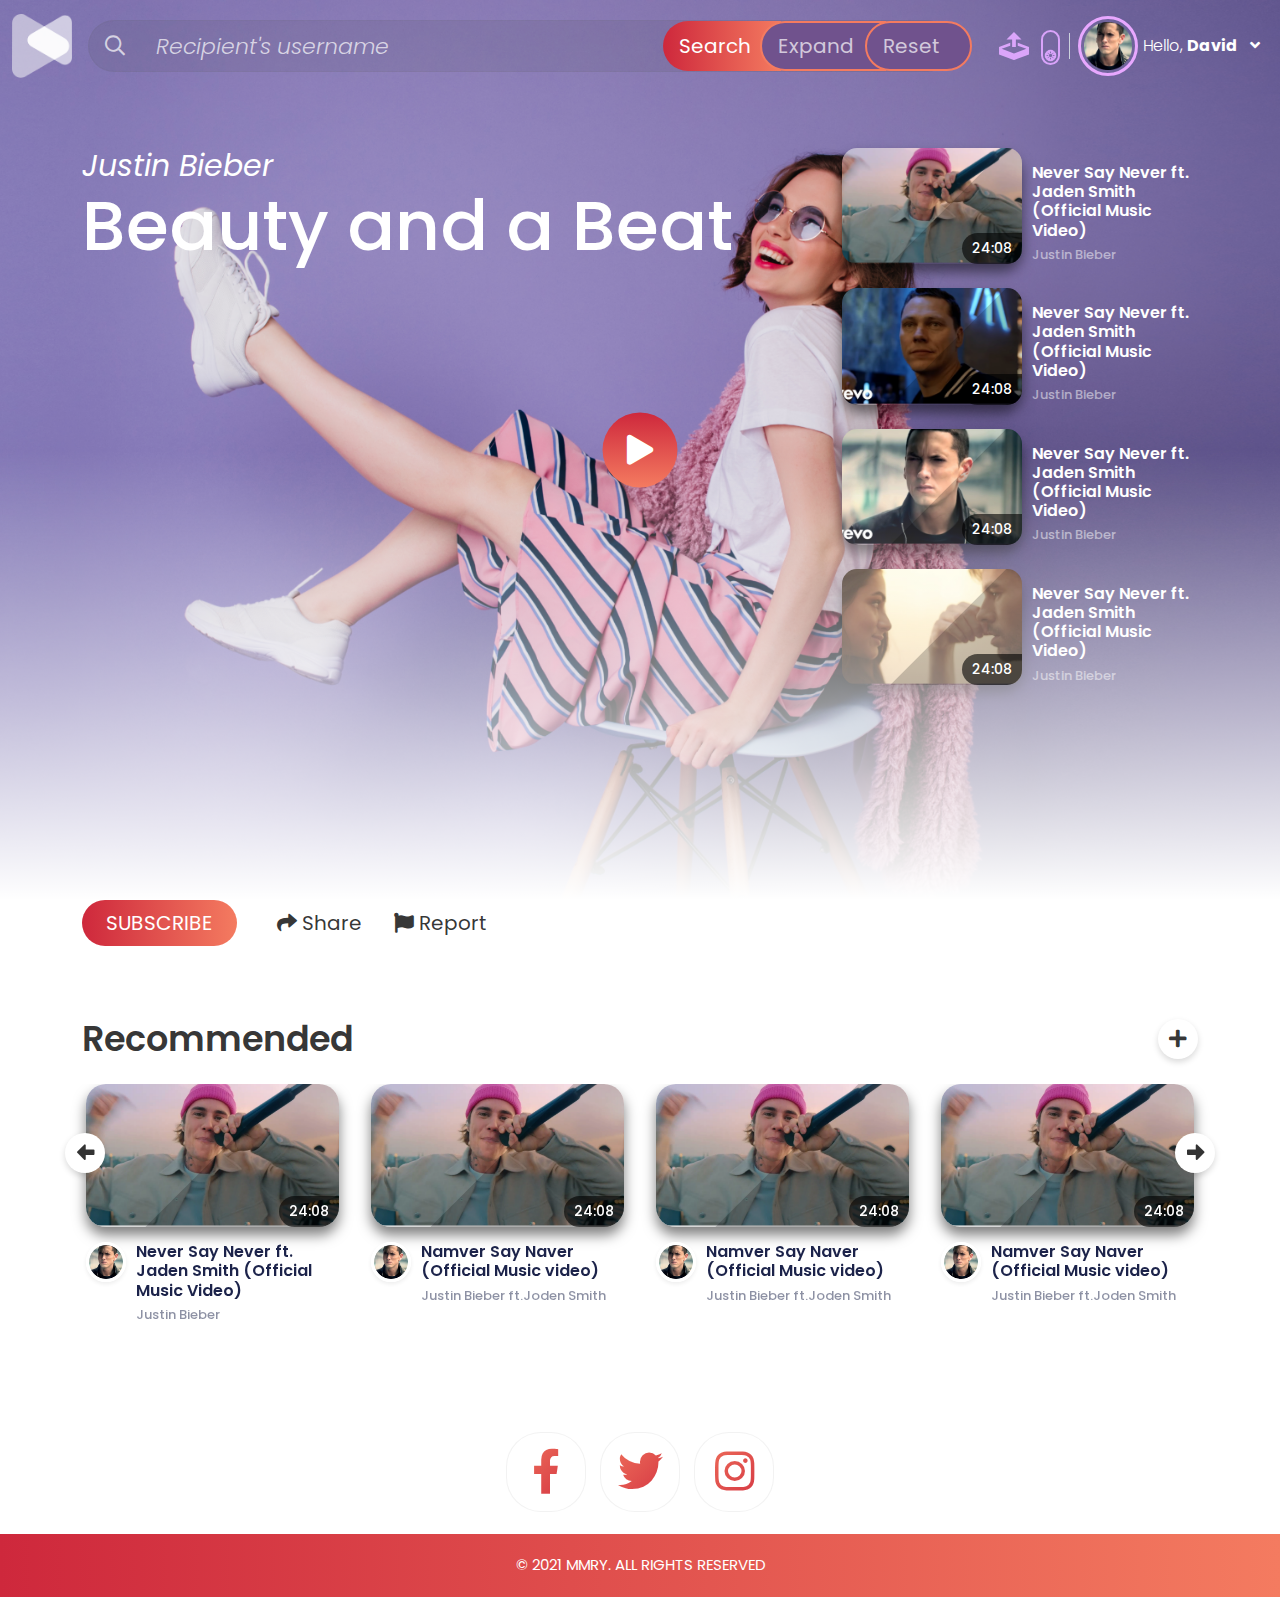
<file: videoView.html>
<!DOCTYPE html>
<html lang="en">
<head>
  <meta charset="UTF-8">
  <meta name="viewport" content="width=device-width, initial-scale=1.0">
  <meta http-equiv="X-UA-Compatible" content="ie=edge">
  <title>mmry design | video</title>
  <link rel='shortcut icon' href='assets/images/fav-icon.png' type='image/x-icon'>
  <link rel="stylesheet" href="assets/css/all.min.css">
  <link rel="stylesheet" href="assets/css/bootstrap.min.css">
  <link rel="stylesheet" href="assets/css/slick.css">
  <link rel="stylesheet" href="assets/css/YouTubePopUp.css">
  <link rel="stylesheet" href="assets/css/style.css">
</head>
<body>

  <!-- === header section start === -->
  <header class="desktop-header light-header d-lg-block d-none">
    <nav class="navbar navbar-expand-lg navbar-light">
      <div class="container-fluid">
        <a href="index.html" class="navbar-brand"><img src="assets/images/fav-icon-white.png" alt="logo" class="img-fluid"></a>
        <button class="navbar-toggler" type="button" data-bs-toggle="collapse" data-bs-target="#navbarSupportedContent" aria-controls="navbarSupportedContent" aria-expanded="false" aria-label="Toggle navigation">
          <span class="navbar-toggler-icon"></span>
        </button>
        <div class="collapse navbar-collapse" id="navbarSupportedContent">
          <div class="input-group input-group-lg">
            <span class="input-group-text"><i class="far fa-search"></i></span>
            <input type="text" class="form-control" placeholder="Recipient's username" aria-label="Recipient's username with two button addons">
            <button class="btn btn-red-gradient border-0 z-index-1001" type="button">Search</button>
            <button class="btn btn-expand z-index-1002" type="button">Expand</button>
            <button class="btn btn-reset z-index-1003" type="button">Reset</button>
          </div>
          <ul class="navbar-nav ms-auto mb-2 mb-lg-0 align-items-center">
            <li class="nav-item">
              <a class="nav-link ps-3 pe-0" href="#">
                <svg xmlns="http://www.w3.org/2000/svg" width="30" viewBox="0 0 49.721 46.613">
                  <path id="Icon_metro-upload" data-name="Icon metro-upload" d="M24.324,28.717h6.215V16.286h9.323L27.431,3.856,15,16.286h9.323Zm9.323-6.992v4.793l14.23,5.307L27.431,39.448,6.986,31.824l14.23-5.307V21.725L2.571,28.717v12.43l24.86,9.323,24.86-9.323V28.717Z" transform="translate(-2.571 -3.856)" fill="#DBA5FA";isolation: isolate/>
                </svg>
              </a>
            </li>
            <li class="nav-item border-end">
              <div  class="dark-mode-toggle">
                <div class="form-check form-switch">
                  <input class="form-check-input" type="checkbox" role="switch">
                </div>
              </div>
              <!-- <a class="nav-link" class="dark-mode-toggle"><i class="fas fa-toggle-on"></i></a> -->
            </li>
            <li class="nav-item dropdown">
              <a class="nav-link dropdown-toggle" href="#" id="navbarDropdown" role="button" data-bs-toggle="dropdown" aria-expanded="false">
                <div class="d-flex align-items-center">
                  <div class="user-avatar flex-shrink-0">
                    <img src="assets/images/user-avatar.png" alt="avatar" class="img-fluid">
                  </div>
                  <div class="text flex-grow-1">
                    Hello, <strong>David</strong>
                    <i class="fas fa-angle-down ps-2"></i>
                  </div>
                </div>
              </a>
              <ul class="dropdown-menu dropdown-menu-end">
                <li><a class="dropdown-item" href="#">Action</a></li>
                <li><a class="dropdown-item" href="#">Another action</a></li>
                <li><hr class="dropdown-divider"></li>
                <li><a class="dropdown-item" href="#">Something else here</a></li>
              </ul>
            </li>
          </ul>
        </div>
      </div>
    </nav>
  </header>


   <!-- mobile header -->
   <header class="mobile-header d-lg-none d-block shadow-sm border-bottom">
    <div class="position-relative">
      <nav class="navbar">
        <div class="container d-flex">
          <button class="btn side-nave-show-btn"><i class="fas fa-bars"></i></button>
          <div>
            <a href="index.html" class="light-mode-logo navbar-brand"><img src="assets/images/logo-sm-dark.png" alt="logo" class="img-fluid"></a>
            <a href="index.html" class="dark-mode-logo navbar-brand"><img src="assets/images/logo-sm-light.png" alt="logo" class="img-fluid"></a>
          </div>
          <ul class="ps-0 d-flex align-items-center">
            <li>
              <button class="btn search-showHide-btn pt-2 px-0 collapsed" data-bs-toggle="collapse" data-bs-target="#collapseOne"><i class="far fa-search"></i></button>
            </li>
            <li>
              <div  class="dark-mode-toggle">
                <div class="form-check form-switch">
                  <input class="form-check-input" type="checkbox" role="switch">
                </div>
              </div>
            </li>
            <li>
              <div class="dropdown">
                <a class="dropdown-toggle" href="#" id="navbarDropdown" role="button" data-bs-toggle="dropdown" aria-expanded="false">
                  <div class="user-avatar flex-shrink-0">
                    <img src="assets/images/user-avatar.png" alt="avatar" class="img-fluid">
                  </div>
                </a>
                <ul class="dropdown-menu dropdown-menu-end">
                  <li><a class="dropdown-item" href="#">Action</a></li>
                  <li><a class="dropdown-item" href="#">Another action</a></li>
                  <li><hr class="dropdown-divider"></li>
                  <li><a class="dropdown-item" href="#">Something else here</a></li>
                </ul>
              </div>
            </li>
          </ul>
        </div>
      </nav>
      <div id="collapseOne" class="mobile-search shadow-sm accordion-collapse collapse">
        <div class="input-group">
          <span class="input-group-text pe-0"><i class="far fa-search"></i></span>
          <input type="text" class="form-control" placeholder="Search here">
          <button class="btn btn-red-gradient border-0 z-index-1001" type="button">Search</button>
          <button class="btn btn-expand z-index-1002" type="button">Expand</button>
          <button class="btn btn-reset z-index-1003" type="button">Reset</button>
        </div>
      </div>
    </div>
  </header>
  <!-- ===//end of header section === -->
 

  <!-- === banner start === -->
  <div class="video-banner">
    <div class="video-full">
      <div class="wrapper">
        <div class="video-main">
          <div class="promo-video">
            <div class="waves-block">
              <div class="waves wave-1"></div>
              <div class="waves wave-2"></div>
              <div class="waves wave-3"></div>
              <div class="waves wave-4"></div>
            </div>
          </div>
          <a class="video bla-1" href="https://www.youtube.com/watch?v=17nTHPPMIYo"><i class="fas fa-play"></i></a>
        </div>
      </div>
    </div>
    <div class="contaier container-lg py-5 position-relative">
      <div class="row d-xl-flex d-none">
        <div class="col-xl-8">
          <div class="text">
            <h4 class="banner-sub-title">Justin Bieber</h4>
            <h1 class="banner-title">Beauty and a Beat</h1>
          </div>
        </div>
        <div class="col-xl-4">
            <a href="#">
              <div class="card-video card-horizontal mb-4">
                <div class="img border-radius-20">
                  <div class="thumbnail position-relative">
                    <img src="assets/images/3d-card/img-1.png" alt="card-thumbnail" class="w-100">
                    <div class="overlay"></div>
                    <span class="video-length">24:08</span>
                  </div>
                </div>
                <div class="text d-flex">
                  <div class="flex-grow-1">
                    <h3 class="title">Never Say Never ft. Jaden Smith (Official Music Video) </h3>
                    <p class="creator-name">Justin Bieber</p>
                  </div>
                </div>
              </div>
            </a>
            <a href="#">
              <div class="card-video card-horizontal mb-4">
                <div class="img border-radius-20">
                  <div class="thumbnail position-relative">
                    <img src="assets/images/3d-card/img-2.png" alt="card-thumbnail" class="w-100">
                    <div class="overlay"></div>
                    <span class="video-length">24:08</span>
                  </div>
                </div>
                <div class="text d-flex">
                  <div class="flex-grow-1">
                    <h3 class="title">Never Say Never ft. Jaden Smith (Official Music Video) </h3>
                    <p class="creator-name">Justin Bieber</p>
                  </div>
                </div>
              </div>
            </a>
            <a href="#">
              <div class="card-video card-horizontal mb-4">
                <div class="img border-radius-20">
                  <div class="thumbnail position-relative">
                    <img src="assets/images/3d-card/img-3.png" alt="card-thumbnail" class="w-100">
                    <div class="overlay"></div>
                    <span class="video-length">24:08</span>
                  </div>
                </div>
                <div class="text d-flex">
                  <div class="flex-grow-1">
                    <h3 class="title">Never Say Never ft. Jaden Smith (Official Music Video) </h3>
                    <p class="creator-name">Justin Bieber</p>
                  </div>
                </div>
              </div>
            </a>
            <a href="#">
              <div class="card-video card-horizontal mb-4">
                <div class="img border-radius-20">
                  <div class="thumbnail position-relative">
                    <img src="assets/images/3d-card/img-4.png" alt="card-thumbnail" class="w-100">
                    <div class="overlay"></div>
                    <span class="video-length">24:08</span>
                  </div>
                </div>
                <div class="text d-flex">
                  <div class="flex-grow-1">
                    <h3 class="title">Never Say Never ft. Jaden Smith (Official Music Video) </h3>
                    <p class="creator-name">Justin Bieber</p>
                  </div>
                </div>
              </div>
            </a>
        </div>
      </div>
    </div>
  </div>
  <!-- ===//end of banner === -->

  
  <!-- === subscrib-action  start === -->
  <section class="subscrib-action position-relative z-index-1001">
    <div class="container container-lg">
      <nav class="nav align-items-center">
        <button class="btn btn-lg btn-red-gradient rounded-pill px-sm-4 me-sm-4 me-3" data-bs-toggle="modal" data-bs-target="#subscrib-action-modal">SUBSCRIBE</button>
        <a href="#" class="nav-link"><i class="fas fa-share"></i> Share</a>
        <a href="#" class="nav-link"><i class="fas fa-flag"></i> Report</a>
      </nav>
    </div>
  </section>
  <!-- ===//end of subscrib-action === -->
  

  <!-- === subscrib-action-modal  start === -->
  <div class="modal fade" id="subscrib-action-modal" tabindex="-1" aria-hidden="true">
    <div class="modal-dialog modal-dialog-centered">
      <div class="modal-content">
        <div class="modal-header pb-0 justify-content-center position-relative">
          <h5 class="modal-title">Subscribe for $9.99</h5>
          <button type="button" class="btn modal-close-btn" data-bs-dismiss="modal" aria-label="Close"><i class="far fa-times-circle"></i></button>
        </div>
        <div class="modal-body">
          <div class="modal-body-content">
            <a href="#" class="btn btn-lg btn-red-gradient">Credit / Debit</a>
            <a href="#" class="btn btn-lg btn-red-gradient">Crypto</a>
          </div>
        </div>
      </div>
    </div>
  </div>
  <!-- ===//end of subscrib-action-modal === -->


  <!-- === recommended  start === -->
  <div class="recommended py-5">
    <div class="container container-lg pt-4 pb-5">
      <h2 class="section-heading d-flex align-items-center justify-content-between mb-4">
        <span class="text">Recommended</span>
        <a href="#"><i class="fas fa-plus"></i></a>
      </h2>
      <div class="row recommended-slide slider-default">
        <div class="col-lg-12 px-3 mb-sm-0 mb-4">
          <a href="#">
            <div class="card-video darkMode-elable">
              <div class="img border-radius-20">
                <div class="thumbnail position-relative">
                  <img src="assets/images/3d-card/img-1.png" alt="card-thumbnail" class="w-100">
                  <div class="overlay"></div>
                  <span class="video-length">24:08</span>
                </div>
              </div>
              <div class="text d-flex">
                <div class="flex-shrink-0">
                  <img src="assets/images/user-avatar.png" alt="avatar" class="img-fluid user-avatar shadow-sm">
                </div>
                <div class="flex-grow-1">
                  <h3 class="title">Never Say Never ft. Jaden Smith (Official Music Video) </h3>
                  <p class="creator-name">Justin Bieber</p>
                </div>
              </div>
            </div>
          </a>
        </div>
        <div class="col-lg-12 px-3 mb-sm-0 mb-4">
          <a href="#">
            <div class="card-video darkMode-elable">
              <div class="img border-radius-20">
                <div class="thumbnail position-relative">
                  <img src="assets/images/3d-card/img-1.png" alt="card-thumbnail" class="w-100">
                  <div class="overlay"></div>
                  <span class="video-length">24:08</span>
                </div>
              </div>
              <div class="text d-flex">
                <div class="flex-shrink-0">
                  <img src="assets/images/user-avatar.png" alt="avatar" class="img-fluid user-avatar shadow-sm">
                </div>
                <div class="flex-grow-1">
                  <h3 class="title">Namver Say Naver (Official Music video)</h3>
                  <p class="creator-name">Justin Bieber ft.Joden Smith</p>
                </div>
              </div>
            </div>
          </a>
        </div>
        <div class="col-lg-12 px-3 mb-sm-0 mb-4">
          <a href="#">
            <div class="card-video darkMode-elable">
              <div class="img border-radius-20">
                <div class="thumbnail position-relative">
                  <img src="assets/images/3d-card/img-1.png" alt="card-thumbnail" class="w-100">
                  <div class="overlay"></div>
                  <span class="video-length">24:08</span>
                </div>
              </div>
              <div class="text d-flex">
                <div class="flex-shrink-0">
                  <img src="assets/images/user-avatar.png" alt="avatar" class="img-fluid user-avatar shadow-sm">
                </div>
                <div class="flex-grow-1">
                  <h3 class="title">Namver Say Naver (Official Music video)</h3>
                  <p class="creator-name">Justin Bieber ft.Joden Smith</p>
                </div>
              </div>
            </div>
          </a>
        </div>
        <div class="col-lg-12 px-3 mb-sm-0 mb-4">
          <a href="#">
            <div class="card-video darkMode-elable">
              <div class="img border-radius-20">
                <div class="thumbnail position-relative">
                  <img src="assets/images/3d-card/img-1.png" alt="card-thumbnail" class="w-100">
                  <div class="overlay"></div>
                  <span class="video-length">24:08</span>
                </div>
              </div>
              <div class="text d-flex">
                <div class="flex-shrink-0">
                  <img src="assets/images/user-avatar.png" alt="avatar" class="img-fluid user-avatar shadow-sm">
                </div>
                <div class="flex-grow-1">
                  <h3 class="title">Namver Say Naver (Official Music video)</h3>
                  <p class="creator-name">Justin Bieber ft.Joden Smith</p>
                </div>
              </div>
            </div>
          </a>
        </div>
        <div class="col-lg-12 px-3 mb-sm-0 mb-4">
          <a href="#">
            <div class="card-video darkMode-elable">
              <div class="img border-radius-20">
                <div class="thumbnail position-relative">
                  <img src="assets/images/3d-card/img-1.png" alt="card-thumbnail" class="w-100">
                  <div class="overlay"></div>
                  <span class="video-length">24:08</span>
                </div>
              </div>
              <div class="text d-flex">
                <div class="flex-shrink-0">
                  <img src="assets/images/user-avatar.png" alt="avatar" class="img-fluid user-avatar shadow-sm">
                </div>
                <div class="flex-grow-1">
                  <h3 class="title">Namver Say Naver (Official Music video)</h3>
                  <p class="creator-name">Justin Bieber ft.Joden Smith</p>
                </div>
              </div>
            </div>
          </a>
        </div>
        <div class="col-lg-12 px-3 mb-sm-0 mb-4">
          <a href="#">
            <div class="card-video darkMode-elable">
              <div class="img border-radius-20">
                <div class="thumbnail position-relative">
                  <img src="assets/images/3d-card/img-1.png" alt="card-thumbnail" class="w-100">
                  <div class="overlay"></div>
                  <span class="video-length">24:08</span>
                </div>
              </div>
              <div class="text d-flex">
                <div class="flex-shrink-0">
                  <img src="assets/images/user-avatar.png" alt="avatar" class="img-fluid user-avatar shadow-sm">
                </div>
                <div class="flex-grow-1">
                  <h3 class="title">Namver Say Naver (Official Music video)</h3>
                  <p class="creator-name">Justin Bieber ft.Joden Smith</p>
                </div>
              </div>
            </div>
          </a>
        </div>
      </div>
    </div>
  </div>
  <!-- ===//end of recommended  === -->


  
  <!-- === footer section start === -->
  <footer class="footer">
    <div class="container-fluid">
      <ul class="social-links ps-0">
        <li>
          <a href="#"><i class="fab fa-facebook-f"></i></a>
        </li>
        <li>
          <a href="#"><i class="fab fa-twitter"></i></a>
        </li>
        <li>
          <a href="#"><i class="fab fa-instagram"></i></a>
        </li>
      </ul>
    </div>
    <p class="copyright-text">© 2021 MMRY. All Rights Reserved</p>
  </footer>
  <!-- ===//end of footer section === -->
 

 


  <script src="assets/js/darkMode.js"></script>
  <script src="assets/js/jquery-3.5.1.min.js"></script>
  <script src="assets/js/bootstrap.min.js"></script>
  <script src="assets/js/slick.min.js"></script>
  <script src="assets/js/YouTubePopUp.jquery.js"></script>
  <script src="assets/js/custom.js"></script>
</body>
</html>
</file>
<file: assets/css/style.css>
/*=== abstracts css start === */
@import url("https://fonts.googleapis.com/css2?family=Poppins:wght@300;400;500;600;700;800;900&display=swap");
/*===// end of abstracts css === */
/*=== base css start === */
* {
  margin: 0;
  padding: 0;
  outline: none;
  -webkit-box-sizing: border-box;
          box-sizing: border-box;
}

::after, ::before {
  -webkit-box-sizing: border-box;
          box-sizing: border-box;
}

h1, h2, h3, h4, h5, h6, ol, ul, p, address, strong, i {
  margin-top: 0px;
  margin-bottom: 0px;
}

ul, li {
  list-style: none;
}

a, a:hover {
  text-decoration: none;
}

body {
  font-family: 'Poppins', sans-serif;
}

body .light-mode-logo {
  display: block;
}

body .dark-mode-logo {
  display: none;
}

body.dark-mode {
  background-color: #1C1C2B;
}

body.dark-mode .light-mode-logo {
  display: none;
}

body.dark-mode .dark-mode-logo {
  display: block;
}

.border-radius-20 {
  border-radius: 20px;
}

@media (min-width: 1600px) {
  .container-lg {
    max-width: 90%;
    margin: auto;
  }
}

.z-index-1001 {
  z-index: 1001 !important;
}

.z-index-1002 {
  z-index: 1002 !important;
}

.z-index-1003 {
  z-index: 1003 !important;
}

/*===// end of base css === */
/*=== components css start === */
.dark-mode-toggle {
  -webkit-transform: rotate(-90deg);
          transform: rotate(-90deg);
}

.dark-mode-toggle .form-switch .form-check-input {
  background-image: url(../images/sunlight.png);
  border: 2px solid #F47B60;
  background-color: transparent;
  height: 1.2em;
  width: 2.2em;
}

.light-header .dark-mode-toggle .form-switch .form-check-input {
  background-image: url(../images/sunlight-light.png);
  border: 2px solid #D9A3FA;
}

.section-heading .text {
  font-size: 35px;
  color: rgba(0, 0, 0, 0.8);
  font-weight: 600;
}

@media (max-width: 575px) {
  .section-heading .text {
    font-size: 30px;
  }
}

.section-heading a {
  width: 40px;
  height: 40px;
  display: block;
  border-radius: 50%;
  color: rgba(0, 0, 0, 0.8);
  background: #fff;
  -webkit-box-shadow: 0 3px 6px rgba(0, 0, 0, 0.15);
          box-shadow: 0 3px 6px rgba(0, 0, 0, 0.15);
  text-align: center;
  font-size: 20px;
  line-height: 40px;
}

.dark-mode .section-heading .text {
  color: white;
}

.btn-red-gradient {
  background: -webkit-gradient(linear, left top, right top, from(#CE283C), to(#F47B60));
  background: linear-gradient(to right, #CE283C, #F47B60);
  border: transparent;
  color: #fff;
  -webkit-transition: all 0.2s linear;
  transition: all 0.2s linear;
}

.btn-red-gradient:hover {
  background: linear-gradient(45deg, #CE283C, #F47B60);
  color: #fff;
}

.slider-default .slick-arrow {
  width: 40px;
  height: 40px;
  display: block;
  border: none;
  border-radius: 50%;
  color: rgba(0, 0, 0, 0.8);
  background: white;
  -webkit-box-shadow: 0 3px 6px rgba(0, 0, 0, 0.15);
          box-shadow: 0 3px 6px rgba(0, 0, 0, 0.15);
  text-align: center;
  font-size: 20px;
  line-height: 40px;
  -webkit-transition: all 0.2s linear;
  transition: all 0.2s linear;
}

.slider-default .slick-prev {
  top: 30%;
  left: -5px;
  position: absolute;
  z-index: 1;
}

.slider-default .slick-next {
  top: 30%;
  right: -5px;
  position: absolute;
  z-index: 1;
}

.card-3d {
  width: 90%;
  margin: 0 auto 80px auto;
  -webkit-transition: all 0.2s linear;
  transition: all 0.2s linear;
}

.card-3d.shadow-lg {
  -webkit-box-shadow: 0 1rem 2rem rgba(0, 0, 0, 0.5) !important;
          box-shadow: 0 1rem 2rem rgba(0, 0, 0, 0.5) !important;
  border-radius: 15px;
}

.card-3d img {
  border-radius: 15px;
  overflow: hidden;
}

.card-3d .middle-img,
.card-3d .back-img {
  position: absolute;
  top: 0;
  left: 0;
  -webkit-transition: all 0.2s linear;
  transition: all 0.2s linear;
}

.card-3d .back-img {
  -webkit-transform: rotate(7deg);
          transform: rotate(7deg);
  z-index: -2;
}

.card-3d .middle-img {
  -webkit-transform: rotate(-7deg);
          transform: rotate(-7deg);
  z-index: -1;
}

.card-3d .card-title {
  background: rgba(0, 0, 0, 0.5);
  font-size: 28px;
  color: #fff;
  font-weight: 600;
  text-align: center;
  padding: 6px 15px;
  position: absolute;
  width: 100%;
  top: 50%;
  left: 50%;
  -webkit-transform: translate(-50%, -50%);
          transform: translate(-50%, -50%);
  z-index: 1;
}

.card-3d .text-top {
  font-size: 15px;
  color: #fff;
  font-weight: 500;
  width: 100%;
  padding: 5px 15px;
  position: absolute;
  top: 0;
  left: 0;
  background: rgba(0, 0, 0, 0.6);
  color: #fff;
  border-top-left-radius: 15px;
  border-top-right-radius: 15px;
}

.card-3d .text-bottom {
  font-size: 15px;
  color: #fff;
  font-weight: 500;
  padding: 5px 15px;
  position: absolute;
  bottom: 0;
  right: 0;
  background: rgba(0, 0, 0, 0.6);
  color: #fff;
  z-index: 1;
  border-radius: 30px;
  border-top-right-radius: 0;
}

.card-video {
  margin-bottom: 5px;
}

.card-video .img {
  -webkit-box-shadow: 0 0.5rem 0.8rem rgba(0, 0, 0, 0.5);
          box-shadow: 0 0.5rem 0.8rem rgba(0, 0, 0, 0.5);
}

.card-video .img .thumbnail {
  overflow: hidden;
  border-radius: 20px;
}

.card-video .img .thumbnail .overlay {
  position: absolute;
  width: 50%;
  height: 280%;
  background: rgba(0, 0, 0, 0.2);
  z-index: 1;
  top: -99px;
  left: 50%;
  -webkit-transform: rotate(45deg);
          transform: rotate(45deg);
}

@media (max-width: 768px) {
  .card-video .img .thumbnail .overlay {
    display: none;
  }
}

.card-video .img .thumbnail .video-length {
  position: absolute;
  bottom: 0;
  right: 0;
  z-index: 2;
  background: rgba(0, 0, 0, 0.6);
  font-size: 14px;
  color: #fff;
  font-weight: 500;
  padding: 5px 10px;
  border-top-left-radius: 20px;
  border-bottom-left-radius: 20px;
}

.card-video .text .user-avatar {
  width: 40px;
  height: 40px;
  border: 3px solid #fff;
  border-radius: 50%;
  display: block;
  margin: 15px 10px 0 0;
}

.card-video .text .title {
  font-size: 16px;
  color: #1C234A;
  font-weight: 600;
  margin: 15px 0 5px 0;
}

.card-video .text .creator-name {
  font-size: 13px;
  color: rgba(28, 35, 74, 0.5);
  font-weight: 500;
}

.card-video .text .dropdown .btn {
  color: rgba(0, 0, 0, 0.35);
}

.card-video .text .dropdown .btn:focus {
  -webkit-box-shadow: none;
          box-shadow: none;
}

.card-video .text .dropdown .dropdown-item {
  font-size: 13px;
  font-weight: 500;
}

.card-video.card-horizontal {
  display: -webkit-box;
  display: -ms-flexbox;
  display: flex;
}

.card-video.card-horizontal .img .thumbnail {
  max-width: 280px;
  min-width: 180px;
  height: 100%;
  border-radius: 15px;
}

.card-video.card-horizontal .img .thumbnail img {
  height: 100%;
  -o-object-fit: cover;
     object-fit: cover;
}

.card-video.card-horizontal .img .thumbnail .overlay {
  height: 330%;
}

.card-video.card-horizontal .text {
  margin-left: 10px;
}

.card-video.card-horizontal .text .title {
  font-size: 16px;
  color: #ffffff;
  font-weight: 600;
  margin: 15px 0 5px 0;
}

.card-video.card-horizontal .text .creator-name {
  font-size: 13px;
  color: rgba(255, 255, 255, 0.5);
  font-weight: 500;
}

.dark-mode .card-video.darkMode-elable .text .title {
  font-size: 16px;
  color: #fff;
  font-weight: 600;
  margin: 15px 0 5px 0;
}

.dark-mode .card-video.darkMode-elable .text .creator-name {
  font-size: 13px;
  color: rgba(255, 255, 255, 0.5);
  font-weight: 500;
}

.dark-mode .card-video.darkMode-elable .text .dropdown .btn {
  color: rgba(255, 255, 255, 0.35);
}

.modal-content {
  border-radius: 10px;
}

.modal-content .modal-header {
  border-bottom: none;
}

.modal-content .modal-header .modal-close-btn {
  font-size: 20px;
  color: #F47B60;
  position: absolute;
  top: 0;
  right: 0;
}

.modal-content .modal-body-content {
  background-color: #f9f9f9;
  border-radius: 10px;
  padding: 1rem;
}

#subscrib-action-modal .modal-title {
  font-size: 30px;
  color: rgba(0, 0, 0, 0.8);
  font-weight: 600;
}

@media (max-width: 767px) {
  #subscrib-action-modal .modal-title {
    font-size: 24px;
  }
}

#subscrib-action-modal .btn-red-gradient {
  border-radius: 30px;
  text-transform: uppercase;
  display: block;
  width: 75%;
  margin: 10px auto;
}

@media (max-width: 767px) {
  #subscrib-action-modal .btn-red-gradient {
    width: 90%;
  }
}

#select-photo-popup label {
  font-size: 18px;
  color: rgba(0, 0, 0, 0.8);
  font-weight: 400;
}

#select-photo-popup .form-check-input:checked {
  background-color: #F47B60;
  border-color: #F47B60;
}

.dark-mode .modal-content {
  background-color: #272737;
}

.dark-mode .modal-content .modal-body-content {
  background-color: #1B1B29;
}

.dark-mode #subscrib-action-modal .modal-title {
  color: rgba(255, 255, 255, 0.8);
}

.dark-mode #select-photo-popup label {
  color: white;
}

/*===// end of components css === */
/*=== layouts css start === */
.desktop-header .navbar-brand {
  max-width: 180px;
}

.desktop-header .input-group {
  border-radius: 50px;
  margin-right: 30px;
  background-color: rgba(57, 57, 57, 0.1);
  border: 1px solid rgba(112, 112, 112, 0.1);
}

.desktop-header .input-group .input-group-text {
  background-color: transparent;
  border: none;
  color: #000;
}

.desktop-header .input-group .form-control {
  font-size: 22px;
  color: rgba(0, 0, 0, 0.7);
  font-weight: 400;
  border: none;
  background-color: transparent;
}

.desktop-header .input-group .form-control::-webkit-input-placeholder {
  font-style: italic;
  font-weight: 300;
}

.desktop-header .input-group .form-control:-ms-input-placeholder {
  font-style: italic;
  font-weight: 300;
}

.desktop-header .input-group .form-control::-ms-input-placeholder {
  font-style: italic;
  font-weight: 300;
}

.desktop-header .input-group .form-control::placeholder {
  font-style: italic;
  font-weight: 300;
}

.desktop-header .input-group .form-control:focus {
  -webkit-box-shadow: none;
          box-shadow: none;
}

.desktop-header .input-group .btn {
  border-top-left-radius: 50px !important;
  border-bottom-left-radius: 50px !important;
  font-size: 20px;
  color: #fff;
  font-weight: 400;
  margin-right: -20px;
  padding-right: 30px;
  border: 2px solid #F47B60;
}

.desktop-header .input-group .btn.btn-expand {
  background-color: #EBEBEB;
  color: rgba(0, 0, 0, 0.7);
}

.desktop-header .input-group .btn.btn-reset {
  background-color: #EBEBEB;
  color: rgba(0, 0, 0, 0.7);
  border-radius: 50px;
}

.desktop-header .navbar-nav .nav-item.border-end {
  border-right: 1px solid #F47B60 !important;
}

.desktop-header .navbar-nav .dropdown .user-avatar {
  display: block;
  width: 60px;
  height: 60px;
  padding: 3px;
  border: 3px solid #F47B60;
  border-radius: 50%;
  margin-right: 5px;
}

.desktop-header .navbar-nav .dropdown .dropdown-toggle::after {
  display: none;
}

.desktop-header .navbar-nav .dropdown .text {
  font-size: 16px;
  color: rgba(0, 0, 0, 0.7);
  font-weight: 300;
}

.desktop-header .navbar-nav .dropdown .text strong {
  font-weight: 700;
}

.desktop-header .navbar-nav .dropdown .text i {
  color: #F47B60;
}

.desktop-header.light-header {
  position: absolute;
  width: 100%;
  top: 0;
  left: 0;
  z-index: 999;
}

.desktop-header.light-header .navbar-brand {
  max-width: 60px;
}

.desktop-header.light-header .input-group {
  background-color: rgba(57, 57, 57, 0.1);
  border: 1px solid rgba(112, 112, 112, 0.1);
}

.desktop-header.light-header .input-group .input-group-text {
  color: rgba(255, 255, 255, 0.7);
}

.desktop-header.light-header .input-group .form-control {
  font-size: 22px;
  color: white;
  font-weight: 400;
}

.desktop-header.light-header .input-group .form-control::-webkit-input-placeholder {
  color: rgba(255, 255, 255, 0.7);
}

.desktop-header.light-header .input-group .form-control:-ms-input-placeholder {
  color: rgba(255, 255, 255, 0.7);
}

.desktop-header.light-header .input-group .form-control::-ms-input-placeholder {
  color: rgba(255, 255, 255, 0.7);
}

.desktop-header.light-header .input-group .form-control::placeholder {
  color: rgba(255, 255, 255, 0.7);
}

.desktop-header.light-header .input-group .btn.btn-expand {
  background-color: #70528D;
  color: rgba(255, 255, 255, 0.7);
}

.desktop-header.light-header .input-group .btn.btn-reset {
  background-color: #70528D;
  color: rgba(255, 255, 255, 0.7);
}

.desktop-header.light-header .navbar-nav .nav-item.border-end {
  border-right: 1px solid #CCD2DD !important;
}

.desktop-header.light-header .navbar-nav .dropdown .user-avatar {
  border: 3px solid #e8a8ff;
}

.desktop-header.light-header .navbar-nav .dropdown .text {
  font-size: 16px;
  color: white;
  font-weight: 300;
}

.desktop-header.light-header .navbar-nav .dropdown .text i {
  color: #fff;
}

.mobile-header .navbar > .container {
  -ms-flex-wrap: nowrap;
      flex-wrap: nowrap;
}

.mobile-header .search-showHide-btn,
.mobile-header .side-nave-show-btn {
  background: -webkit-gradient(linear, left bottom, left top, from(#CE283C), to(#F47B60));
  background: linear-gradient(0deg, #CE283C, #F47B60);
  background-clip: text;
  -webkit-background-clip: text;
  -webkit-text-fill-color: transparent;
  font-size: 30px;
}

.mobile-header .navbar-brand {
  max-width: 150px;
}

.mobile-header .dropdown .user-avatar {
  display: block;
  width: 45px;
  height: 45px;
  padding: 3px;
  border: 3px solid #F47B60;
  border-radius: 50%;
}

.mobile-header .dropdown .dropdown-toggle::after {
  display: none;
}

.mobile-header .mobile-search {
  position: absolute;
  top: 102%;
  left: 0;
  width: 100%;
  padding: 20px 15px;
  background: #fff;
  border-bottom-right-radius: 15px;
  border-bottom-left-radius: 15px;
  z-index: 1;
}

.mobile-header .mobile-search .input-group {
  border-radius: 50px;
  padding-right: 20px;
  background-color: rgba(57, 57, 57, 0.1);
  border: 1px solid rgba(112, 112, 112, 0.1);
}

.mobile-header .mobile-search .input-group .input-group-text {
  background-color: transparent;
  border: none;
  color: #000;
}

.mobile-header .mobile-search .input-group .form-control {
  font-size: 14px;
  color: rgba(0, 0, 0, 0.7);
  font-weight: 400;
  border: none;
  background-color: transparent;
}

.mobile-header .mobile-search .input-group .form-control::-webkit-input-placeholder {
  font-style: italic;
  font-weight: 300;
}

.mobile-header .mobile-search .input-group .form-control:-ms-input-placeholder {
  font-style: italic;
  font-weight: 300;
}

.mobile-header .mobile-search .input-group .form-control::-ms-input-placeholder {
  font-style: italic;
  font-weight: 300;
}

.mobile-header .mobile-search .input-group .form-control::placeholder {
  font-style: italic;
  font-weight: 300;
}

.mobile-header .mobile-search .input-group .form-control:focus {
  -webkit-box-shadow: none;
          box-shadow: none;
}

.mobile-header .mobile-search .input-group .btn {
  border-top-left-radius: 50px !important;
  border-bottom-left-radius: 50px !important;
  font-size: 12px;
  color: #fff;
  font-weight: 400;
  margin-right: -20px;
  padding-right: 30px;
  border: 2px solid #F47B60;
}

.mobile-header .mobile-search .input-group .btn.btn-expand {
  background-color: #EBEBEB;
  color: rgba(0, 0, 0, 0.7);
}

.mobile-header .mobile-search .input-group .btn.btn-reset {
  background-color: #EBEBEB;
  color: rgba(0, 0, 0, 0.7);
  border-radius: 50px;
}

.dark-mode .desktop-header .input-group {
  background-color: #343450;
  border: 1px solid #343450;
}

.dark-mode .desktop-header .input-group .input-group-text {
  color: #fff;
}

.dark-mode .desktop-header .input-group .form-control {
  font-size: 22px;
  color: white;
  font-weight: 400;
}

.dark-mode .desktop-header .input-group .btn {
  font-size: 20px;
  color: #fff;
  font-weight: 400;
  border: 2px solid #F47B60;
}

.dark-mode .desktop-header .input-group .btn.btn-expand {
  background-color: #1C1C2B;
  color: #fff;
}

.dark-mode .desktop-header .input-group .btn.btn-reset {
  background-color: #1C1C2B;
  color: #fff;
  border-radius: 50px;
}

.dark-mode .desktop-header .navbar-nav .nav-item.border-end {
  border-right: 1px solid #F47B60 !important;
}

.dark-mode .desktop-header .navbar-nav .dropdown .text {
  font-size: 16px;
  color: white;
  font-weight: 300;
}

.dark-mode .desktop-header.light-header {
  position: absolute;
  width: 100%;
  top: 0;
  left: 0;
  z-index: 999;
}

.dark-mode .desktop-header.light-header .navbar-brand {
  max-width: 60px;
}

.dark-mode .desktop-header.light-header .input-group {
  background-color: rgba(57, 57, 57, 0.1);
  border: 1px solid rgba(112, 112, 112, 0.1);
}

.dark-mode .desktop-header.light-header .input-group .input-group-text {
  color: rgba(255, 255, 255, 0.7);
}

.dark-mode .desktop-header.light-header .input-group .form-control {
  font-size: 22px;
  color: white;
  font-weight: 400;
}

.dark-mode .desktop-header.light-header .input-group .form-control::-webkit-input-placeholder {
  color: rgba(255, 255, 255, 0.7);
}

.dark-mode .desktop-header.light-header .input-group .form-control:-ms-input-placeholder {
  color: rgba(255, 255, 255, 0.7);
}

.dark-mode .desktop-header.light-header .input-group .form-control::-ms-input-placeholder {
  color: rgba(255, 255, 255, 0.7);
}

.dark-mode .desktop-header.light-header .input-group .form-control::placeholder {
  color: rgba(255, 255, 255, 0.7);
}

.dark-mode .desktop-header.light-header .input-group .btn.btn-expand {
  background-color: #70528D;
  color: rgba(255, 255, 255, 0.7);
}

.dark-mode .desktop-header.light-header .input-group .btn.btn-reset {
  background-color: #70528D;
  color: rgba(255, 255, 255, 0.7);
}

.dark-mode .desktop-header.light-header .navbar-nav .nav-item.border-end {
  border-right: 1px solid #CCD2DD !important;
}

.dark-mode .desktop-header.light-header .navbar-nav .dropdown .user-avatar {
  border: 3px solid #e8a8ff;
}

.dark-mode .desktop-header.light-header .navbar-nav .dropdown .text {
  font-size: 16px;
  color: white;
  font-weight: 300;
}

.dark-mode .desktop-header.light-header .navbar-nav .dropdown .text i {
  color: #fff;
}

.dark-mode .mobile-header .mobile-search {
  background: #272737;
}

.dark-mode .mobile-header .mobile-search .input-group {
  background-color: #1C1C2B;
}

.dark-mode .mobile-header .mobile-search .input-group .input-group-text {
  color: #fff;
}

.dark-mode .mobile-header .mobile-search .input-group .form-control {
  font-size: 14px;
  color: white;
  font-weight: 400;
}

.dark-mode .mobile-header .mobile-search .input-group .form-control::-webkit-input-placeholder {
  font-style: italic;
  font-weight: 300;
}

.dark-mode .mobile-header .mobile-search .input-group .form-control:-ms-input-placeholder {
  font-style: italic;
  font-weight: 300;
}

.dark-mode .mobile-header .mobile-search .input-group .form-control::-ms-input-placeholder {
  font-style: italic;
  font-weight: 300;
}

.dark-mode .mobile-header .mobile-search .input-group .form-control::placeholder {
  font-style: italic;
  font-weight: 300;
}

.dark-mode .mobile-header .mobile-search .input-group .btn.btn-expand {
  background-color: #1C1C2B;
  color: #fff;
}

.dark-mode .mobile-header .mobile-search .input-group .btn.btn-reset {
  background-color: #1C1C2B;
  color: #fff;
  border-radius: 50px;
}

.footer .social-links {
  display: -webkit-box;
  display: -ms-flexbox;
  display: flex;
  -webkit-box-align: center;
      -ms-flex-align: center;
          align-items: center;
  -webkit-box-pack: center;
      -ms-flex-pack: center;
          justify-content: center;
}

.footer .social-links li {
  background: #fff;
  width: 80px;
  height: 80px;
  border: 1px solid rgba(0, 0, 0, 0.05);
  border-radius: 35px;
  text-align: center;
  line-height: 80px;
  margin: 7px;
  -webkit-transition: all 0.5s linear;
  transition: all 0.5s linear;
}

@media (max-width: 575px) {
  .footer .social-links li {
    width: 60px;
    height: 60px;
    line-height: 60px;
    border-radius: 25px;
  }
}

.footer .social-links li a {
  font-size: 45px;
  background: linear-gradient(-45deg, #CE283C, #F47B60);
  background-clip: text;
  -webkit-background-clip: text;
  -webkit-text-fill-color: transparent;
  display: block;
  width: 100%;
  height: 100%;
  -webkit-transition: all 0.5s linear;
  transition: all 0.5s linear;
}

@media (max-width: 575px) {
  .footer .social-links li a {
    font-size: 35px;
  }
}

.footer .social-links li:hover {
  background: linear-gradient(-45deg, #CE283C, #F47B60);
  border: 1px solid rgba(0, 0, 0, 0);
}

.footer .social-links li:hover a {
  -webkit-text-fill-color: white;
}

.footer .copyright-text {
  font-size: 15px;
  color: #fff;
  text-transform: uppercase;
  text-align: center;
  background: -webkit-gradient(linear, left top, right top, from(#CE283C), to(#F47B60));
  background: linear-gradient(to right, #CE283C, #F47B60);
  padding: 20px;
  margin-top: 15px;
}

.dark-mode .footer .social-links li {
  background: #272737;
}

.dark-mode .footer .social-links li:hover {
  background: linear-gradient(-45deg, #CE283C, #F47B60);
  border: 1px solid rgba(0, 0, 0, 0);
}

.dark-mode .footer .social-links li:hover a {
  -webkit-text-fill-color: white;
}

/*===// end of layouts css === */
/*=== pages start === */
.login {
  background: url(../images/login/login-light-bg.png) no-repeat top left/cover;
  text-align: center;
  min-height: 100vh;
  padding: 60px 0  30px 0;
  display: -ms-grid;
  display: grid;
  place-items: center;
}

.login .login-main {
  background: #fff;
}

@media (min-width: 992px) {
  .login .login-main form {
    width: 50%;
    margin: auto;
  }
}

.login .login-main .form-heading {
  font-size: 50px;
  color: rgba(206, 40, 60, 0.7);
  font-weight: 700;
  margin: 50px 0 30px 0;
}

.login .login-main .form-control {
  font-size: 22px;
  color: black;
  font-weight: 400;
  text-align: center;
  margin-bottom: 20px;
  border-radius: 50px;
}

@media (min-width: 1400px) {
  .login .login-main .form-control {
    padding: 1rem;
  }
}

.login .login-main .form-control::-webkit-input-placeholder {
  opacity: 0.6;
  font-style: italic;
}

.login .login-main .form-control:-ms-input-placeholder {
  opacity: 0.6;
  font-style: italic;
}

.login .login-main .form-control::-ms-input-placeholder {
  opacity: 0.6;
  font-style: italic;
}

.login .login-main .form-control::placeholder {
  opacity: 0.6;
  font-style: italic;
}

.login .login-main .form-check-label {
  font-size: 18px;
  color: rgba(0, 0, 0, 0.5);
  font-weight: 300;
}

.login .login-main .form-check-input:checked {
  background-color: #F47B60;
  border-color: #CE283C;
}

.login .login-main .login-btn {
  background: -webkit-gradient(linear, left top, right top, from(#CE283C), to(#F47B60));
  background: linear-gradient(to right, #CE283C, #F47B60);
  font-size: 26px;
  color: white;
  font-weight: 500;
  border-radius: 50px;
  text-transform: uppercase;
  border: none;
}

@media (min-width: 1400px) {
  .login .login-main .login-btn {
    padding: 1rem;
  }
}

.login .login-main .fa-caret-right {
  font-size: 25px;
  color: #fff;
  position: absolute;
  top: 30%;
  right: 20px;
}

.dark-mode .login .login-main {
  background: url("../images/login/login-dark.png") no-repeat center center/cover;
}

.dark-mode .login .login-main .form-heading {
  font-size: 50px;
  color: rgba(255, 255, 255, 0.7);
  font-weight: 700;
}

.dark-mode .login .login-main .form-control {
  font-size: 22px;
  color: rgba(255, 255, 255, 0.5);
  font-weight: 400;
  background: rgba(255, 255, 255, 0.15);
  border: none;
}

.dark-mode .login .login-main .form-check-label {
  font-size: 18px;
  color: rgba(255, 255, 255, 0.5);
  font-weight: 300;
}

.dark-mode .login.login-alt {
  background: url("../images/login/login-dark-bg.png");
}

.dark-mode .login.login-alt .login-main {
  background: url("../images/login/login-alt-dark.png") no-repeat center center/cover;
}

.profile-banner {
  height: 100vh;
  min-height: 450px;
  background: url(../images/stunning-curly-female-model-jumping-purple-indoor-portrait-slim-girl-bright-yellow-dress.png) no-repeat center center/cover;
}

.profile-info-full .profile-info-card {
  margin-top: -250px;
  border-radius: 20px;
  padding: 0 15px;
}

.profile-info-full .profile-info-card .profile-info {
  position: relative;
  text-align: center;
  padding-bottom: 50px;
}

@media (max-width: 767px) {
  .profile-info-full .profile-info-card .profile-info {
    padding-bottom: 60px;
  }
}

.profile-info-full .profile-info-card .profile-info .user-avatar img {
  width: 160px;
  height: 160px;
  border: 7px solid #fff;
  border-radius: 50%;
  display: block;
  margin: -80px auto 0 auto;
}

.profile-info-full .profile-info-card .profile-info .user-name {
  font-size: 50px;
  color: black;
  font-weight: 500;
  margin: 20px 0 10px 0;
}

@media (max-width: 767px) {
  .profile-info-full .profile-info-card .profile-info .user-name {
    font-size: 40px;
    color: black;
    font-weight: 500;
  }
}

.profile-info-full .profile-info-card .profile-info .user-description {
  font-size: 17px;
  color: rgba(0, 0, 0, 0.5);
  font-weight: 500;
}

@media (min-width: 992px) {
  .profile-info-full .profile-info-card .profile-info .user-description {
    max-width: 80%;
    margin: auto;
  }
}

.profile-info-full .profile-info-card .profile-info .subscrib-btn-box {
  position: absolute;
  top: 20px;
  right: 5px;
  z-index: 999;
}

@media (max-width: 767px) {
  .profile-info-full .profile-info-card .profile-info .subscrib-btn-box {
    top: unset;
    bottom: 0px;
    right: unset;
    left: 50%;
    -webkit-transform: translateX(-50%);
            transform: translateX(-50%);
  }
}

.profile-info-full .profile-info-card .profile-nav .nav-link {
  font-size: 20px;
  color: rgba(0, 0, 0, 0.8);
  font-weight: 400;
  padding-bottom: 5px;
  border: none;
}

@media (max-width: 767px) {
  .profile-info-full .profile-info-card .profile-nav .nav-link {
    font-size: 16px;
    padding: .5rem;
  }
  .profile-info-full .profile-info-card .profile-nav .nav-link i {
    font-size: 20px;
  }
}

.profile-info-full .profile-info-card .profile-nav .nav-link.active {
  border-bottom: 2px solid #CE283C;
}

.profile-info-full .profile-info-card .profile-nav .search-box .search-input {
  font-size: 20px;
  color: #000;
  font-weight: 300;
  font-style: italic;
  text-align: center;
  border: none;
  border-bottom: 2px solid #000;
  padding-left: 20px;
  background-color: transparent;
}

.profile-info-full .profile-info-card .profile-nav .search-box i {
  color: #000;
  font-size: 20px;
  position: absolute;
  left: 0;
  top: 7px;
}

.profile-info-full .profile-info-card .all-card-box {
  background-color: #f9f9f9;
  border-radius: 20px;
}

.profile-info-full .profile-info-card .all-card-box .pagination .page-link {
  width: 20px;
  height: 20px;
  background: rgba(0, 0, 0, 0.5);
  border: none;
  border-radius: 50%;
  display: block;
  padding: 0;
  margin: 5px;
}

.profile-info-full .profile-info-card .all-card-box .pagination .page-link.active {
  background: linear-gradient(45deg, #CE283C, #F47B60);
}

.dark-mode .profile-info-full .profile-info-card {
  background-color: #272737;
}

.dark-mode .profile-info-full .profile-info-card .profile-info .user-name {
  font-size: 50px;
  color: white;
  font-weight: 500;
}

@media (max-width: 767px) {
  .dark-mode .profile-info-full .profile-info-card .profile-info .user-name {
    font-size: 40px;
    color: white;
    font-weight: 500;
  }
}

.dark-mode .profile-info-full .profile-info-card .profile-info .user-description {
  font-size: 17px;
  color: rgba(255, 255, 255, 0.5);
  font-weight: 500;
}

.dark-mode .profile-info-full .profile-info-card .profile-nav .nav-link {
  color: white;
}

.dark-mode .profile-info-full .profile-info-card .profile-nav .nav-link.active {
  border-bottom: 2px solid #CE283C;
}

.dark-mode .profile-info-full .profile-info-card .profile-nav .search-box .search-input {
  font-size: 20px;
  color: #FAFAFA;
  font-weight: 300;
  border-bottom: 2px solid #FAFAFA;
}

.dark-mode .profile-info-full .profile-info-card .profile-nav .search-box i {
  color: #FAFAFA;
}

.dark-mode .profile-info-full .profile-info-card .all-card-box {
  background-color: #1B1B29;
}

.dark-mode .profile-info-full .profile-info-card .all-card-box .pagination .page-link {
  background: rgba(255, 255, 255, 0.5);
}

.dark-mode .profile-info-full .profile-info-card .all-card-box .pagination .page-link.active {
  background: linear-gradient(45deg, #CE283C, #F47B60);
}

.video-banner {
  min-height: 100vh;
  background: url(../images/blissful-young-lady-sunglasses-fooling-around-during-photoshoot-chair-laughing-winsome-girl-white-shoes.png) no-repeat center center/cover;
  padding: 100px 0;
  position: relative;
}

@media (max-width: 768px) {
  .video-banner {
    min-height: 60vh;
  }
}

.video-banner::before {
  content: '';
  width: 100%;
  height: 50%;
  background: -webkit-gradient(linear, left top, left bottom, from(transparent), to(#fff));
  background: linear-gradient(to bottom, transparent, #fff);
  position: absolute;
  left: 0;
  bottom: 0;
  z-index: 1;
}

.video-banner .banner-sub-title {
  font-size: 30px;
  color: white;
  font-weight: 400;
  font-style: italic;
}

.video-banner .banner-title {
  font-size: 70px;
  color: white;
  font-weight: 500;
}

.video-banner .video-full .wrapper {
  display: inline-block;
  position: absolute;
  top: 50%;
  left: 50%;
  -webkit-transform: translate(-50%, -50%);
          transform: translate(-50%, -50%);
  z-index: 999;
}

.video-banner .video-full .video-main {
  position: relative;
  display: inline-block;
}

.video-banner .video-full .video {
  height: 75px;
  width: 75px;
  line-height: 75px;
  text-align: center;
  color: #fff;
  border-radius: 100%;
  display: inline-block;
  background: -webkit-gradient(linear, left top, left bottom, from(#CE283C), to(#F47B60));
  background: linear-gradient(180deg, #CE283C, #F47B60);
  z-index: 999;
  font-size: 30px;
  cursor: pointer;
}

@-webkit-keyframes waves {
  0% {
    -webkit-transform: scale(0.2, 0.2);
    transform: scale(0.2, 0.2);
    opacity: 0;
    -ms-filter: "progid:DXImageTransform.Microsoft.Alpha(Opacity=0)";
  }
  50% {
    opacity: 0.9;
    -ms-filter: "progid:DXImageTransform.Microsoft.Alpha(Opacity=90)";
  }
  100% {
    -webkit-transform: scale(1.2, 1.2);
    transform: scale(1.2, 1.2);
    opacity: 0;
    -ms-filter: "progid:DXImageTransform.Microsoft.Alpha(Opacity=0)";
  }
}

@keyframes waves {
  0% {
    -webkit-transform: scale(0.2, 0.2);
    transform: scale(0.2, 0.2);
    opacity: 0;
    -ms-filter: "progid:DXImageTransform.Microsoft.Alpha(Opacity=0)";
  }
  50% {
    opacity: 0.9;
    -ms-filter: "progid:DXImageTransform.Microsoft.Alpha(Opacity=90)";
  }
  100% {
    -webkit-transform: scale(1.2, 1.2);
    transform: scale(1.2, 1.2);
    opacity: 0;
    -ms-filter: "progid:DXImageTransform.Microsoft.Alpha(Opacity=0)";
  }
}

.video-banner .video-full .waves {
  position: absolute;
  width: 150px;
  height: 150px;
  background: transparent;
  opacity: 0;
  -ms-filter: "progid:DXImageTransform.Microsoft.Alpha(Opacity=0)";
  filter: "progid:DXImageTransform.Microsoft.Alpha(Opacity=0)";
  border: 20px solid rgba(255, 255, 255, 0.5);
  border-radius: 100%;
  right: -50%;
  bottom: -50%;
  -webkit-transform: translate(-50%, -50%);
          transform: translate(-50%, -50%);
  z-index: -1;
  -webkit-animation: waves 3s ease-in-out infinite;
  animation: waves 3s ease-in-out infinite;
}

.video-banner .video-full .wave-1 {
  -webkit-animation-delay: 0s;
  animation-delay: 0s;
}

.video-banner .video-full .wave-2 {
  -webkit-animation-delay: .5s;
  animation-delay: .5s;
}

.video-banner .video-full .wave-3 {
  -webkit-animation-delay: 1s;
  animation-delay: 1s;
}

.video-banner .video-full .wave-4 {
  -webkit-animation-delay: 2s;
  animation-delay: 2s;
}

@media (max-width: 768px) {
  .subscrib-action .btn-red-gradient {
    font-size: 16px;
  }
}

.subscrib-action .nav-link {
  font-size: 20px;
  color: rgba(0, 0, 0, 0.8);
  font-weight: 400;
}

@media (max-width: 768px) {
  .subscrib-action .nav-link {
    font-size: 16px;
    padding: .5rem;
  }
}

@media (min-width: 992px) and (max-width: 1599px) {
  .recommended .slider-default .slick-next,
  .recommended .slider-default .slick-prev {
    top: 20%;
  }
}

@media (min-width: 992px) {
  .YouTubePopUp-Content {
    max-width: 60%;
  }
  .YouTubePopUp-Content iframe {
    height: 70vh !important;
  }
}

.dark-mode .video-banner::before {
  background: -webkit-gradient(linear, left top, left bottom, from(transparent), to(#1C1C2B));
  background: linear-gradient(to bottom, transparent, #1C1C2B);
}

.dark-mode .subscrib-action .nav-link {
  font-size: 20px;
  color: white;
  font-weight: 400;
}

.upload-video {
  border-radius: 30px;
  padding: 20px;
  background-color: #fff;
  border: 20px solid #f9f9f9;
}

.upload-video .page-title {
  font-size: 40px;
  color: rgba(0, 0, 0, 0.8);
  font-weight: 600;
  border-bottom: 4px solid #E04222;
  display: inline-block;
}

.upload-video label {
  font-size: 18px;
  color: rgba(0, 0, 0, 0.8);
  font-weight: 400;
}

.upload-video .form-check-input:checked {
  background-color: #F47B60;
  border-color: #F47B60;
}

.upload-video .form-control {
  border-radius: 30px;
  padding-right: 35px;
  margin-top: 5px;
  font-size: 16px;
  color: rgba(0, 0, 0, 0.8);
  font-weight: 400;
}

.upload-video .form-control::-webkit-input-placeholder {
  font-size: 16px;
  color: rgba(0, 0, 0, 0.8);
  font-weight: 400;
}

.upload-video .form-control:-ms-input-placeholder {
  font-size: 16px;
  color: rgba(0, 0, 0, 0.8);
  font-weight: 400;
}

.upload-video .form-control::-ms-input-placeholder {
  font-size: 16px;
  color: rgba(0, 0, 0, 0.8);
  font-weight: 400;
}

.upload-video .form-control::placeholder {
  font-size: 16px;
  color: rgba(0, 0, 0, 0.8);
  font-weight: 400;
}

.upload-video .position-relative .fa-times-circle {
  position: absolute;
  right: 15px;
  top: 50%;
  -webkit-transform: translateY(-50%);
          transform: translateY(-50%);
  color: rgba(0, 0, 0, 0.35);
}

.dark-mode .upload-video {
  background-color: #1C1C2B;
  border: 20px solid #272737;
}

.dark-mode .upload-video .page-title {
  color: white;
  border-bottom: 4px solid #E04222;
}

.dark-mode .upload-video label {
  color: white;
}

.dark-mode .upload-video .form-control {
  background-color: transparent;
  border: 1px solid #707070;
  font-size: 16px;
  color: white;
  font-weight: 400;
}

.dark-mode .upload-video .form-control::-webkit-input-placeholder {
  font-size: 16px;
  color: white;
  font-weight: 400;
}

.dark-mode .upload-video .form-control:-ms-input-placeholder {
  font-size: 16px;
  color: white;
  font-weight: 400;
}

.dark-mode .upload-video .form-control::-ms-input-placeholder {
  font-size: 16px;
  color: white;
  font-weight: 400;
}

.dark-mode .upload-video .form-control::placeholder {
  font-size: 16px;
  color: white;
  font-weight: 400;
}

.dark-mode .upload-video .position-relative .fa-times-circle {
  color: rgba(255, 255, 255, 0.35);
}

.home--banner {
  border-radius: 30px;
  background-color: #fff;
  border: 20px solid #f9f9f9;
}

.home--banner .nav .nav-link {
  font-size: 20px;
  color: rgba(0, 0, 0, 0.7);
  font-weight: 400;
}

.home--banner .nav .nav-link.active {
  color: #000;
  border-bottom: 3px solid #CE283C;
}

.home--banner .video-banner {
  border-radius: 10px;
  overflow: hidden;
  position: relative;
}

@media (min-width: 769px) {
  .home--banner .video-banner {
    min-height: calc(100vh - 180px);
  }
}

@media (max-width: 767px) {
  .home--banner .video-banner {
    padding-bottom: 50px;
    padding-top: 150px;
  }
  .home--banner .video-banner .banner-title {
    font-size: 45px;
  }
}

.home--banner .video-banner .light-header {
  width: 95%;
  top: 50%;
  left: 50%;
  bottom: unset;
  right: unset;
  -webkit-transform: translate(-50%, -50%);
          transform: translate(-50%, -50%);
}

@media (max-width: 767px) {
  .home--banner .video-banner .light-header {
    position: relative;
  }
}

.home--banner .video-banner .light-header .btn-red-gradient {
  border-radius: 50px;
}

.home--how-it-works .section-title {
  font-size: 40px;
  color: rgba(0, 0, 0, 0.8);
  font-weight: 600;
  display: inline-block;
  border-bottom: 3px solid #E04222;
}

@media (max-width: 767px) {
  .home--how-it-works .section-title {
    font-size: 35px;
  }
}

.home--how-it-works .working-steps {
  font-size: 18px;
  color: rgba(0, 0, 0, 0.8);
  font-weight: 400;
  line-height: 28px;
}

@media (max-width: 767px) {
  .home--how-it-works .working-steps {
    font-size: 14px;
    line-height: 20px;
  }
}

.home--estimate-earnings .section-title {
  font-size: 40px;
  color: rgba(0, 0, 0, 0.8);
  font-weight: 600;
  display: inline-block;
  border-bottom: 3px solid #E04222;
}

@media (max-width: 767px) {
  .home--estimate-earnings .section-title {
    font-size: 35px;
  }
}

.home--estimate-earnings .earnings {
  border: 10px solid #f9f9f9;
  border-radius: 40px;
  padding: 20px;
}

.home--estimate-earnings .earnings .title {
  font-size: 56px;
  color: rgba(0, 0, 0, 0.8);
  font-weight: 600;
  text-align: center;
  margin-bottom: 20px;
}

@media (max-width: 767px) {
  .home--estimate-earnings .earnings .title {
    font-size: 40px;
  }
}

.home--estimate-earnings .earnings .earnings-table-box {
  background: #f1f1f1;
  border-radius: 10px;
  padding: 30px 15px;
}

.home--estimate-earnings .earnings .earnings-table-box .table td {
  font-size: 25px;
  color: rgba(0, 0, 0, 0.8);
  font-weight: 600;
  vertical-align: middle;
}

@media (max-width: 767px) {
  .home--estimate-earnings .earnings .earnings-table-box .table td {
    font-size: 16px;
  }
}

.home--estimate-earnings .my-range {
  border-radius: 10px;
  height: 6px;
  width: 100%;
  min-width: 80px;
  outline: none;
  -webkit-appearance: none;
}

.home--estimate-earnings .my-range::-webkit-slider-thumb {
  width: 20px;
  height: 20px;
  -webkit-appearance: none;
  background: #DEE2E6;
  border-radius: 20px;
  border: 4px solid #F47B60;
}

.dark-mode .home--banner {
  background-color: #1C1C2B;
  border: 20px solid #272737;
}

.dark-mode .home--banner .nav .nav-link {
  color: rgba(255, 255, 255, 0.8);
}

.dark-mode .home--banner .nav .nav-link.active {
  color: #fff;
}

.dark-mode .home--how-it-works .section-title {
  color: #fff;
}

.dark-mode .home--how-it-works .working-steps {
  color: #fff;
}

.dark-mode .home--estimate-earnings .section-title {
  color: #fff;
}

.dark-mode .home--estimate-earnings .earnings {
  border: 10px solid #272737;
}

.dark-mode .home--estimate-earnings .earnings .title {
  color: #fff;
}

.dark-mode .home--estimate-earnings .earnings .earnings-table-box {
  background: #2A2A3E;
}

.dark-mode .home--estimate-earnings .earnings .earnings-table-box .table td {
  color: #fff;
}

.dark-mode .home--estimate-earnings .my-range::-webkit-slider-thumb {
  background: -webkit-gradient(linear, left top, right top, from(#CE283C), to(#F47B60));
  background: linear-gradient(to right, #CE283C, #F47B60);
  border: 4px solid #fff;
}

/*===// end of pages  === */
/*# sourceMappingURL=style.css.map */
</file>
<file: assets/css/YouTubePopUp.css>
@charset "UTF-8";

/*
    Name: YouTubePopUp
    Description: jQuery plugin to display YouTube or Vimeo video in PopUp, responsive and retina, easy to use.
    Version: 1.0.1
    Plugin URL: http://wp-time.com/youtube-popup-jquery-plugin/
    Written By: Qassim Hassan
    Twitter: @QQQHZ
    Websites: wp-time.com | qass.im | wp-plugins.in
    Dual licensed under the MIT and GPL licenses:
        http://www.opensource.org/licenses/mit-license.php
        http://www.gnu.org/licenses/gpl.html
    Copyright (c) 2016 - Qassim Hassan
*/

.YouTubePopUp-Wrap{
    position:fixed;
    width:100%;
    height:100%;
    background-color:#000;
    background-color:rgba(0,0,0,0.8);
    top:0;
    left:0;
    z-index:9999999999999;
}

.YouTubePopUp-animation{
    opacity: 0;
    -webkit-animation-duration: 0.5s;
    animation-duration: 0.5s;
    -webkit-animation-fill-mode: both;
    animation-fill-mode: both;
    -webkit-animation-name: YouTubePopUp;
    animation-name: YouTubePopUp;
}

@-webkit-keyframes YouTubePopUp {
    0% {
        opacity: 0;
    }

    100% {
        opacity: 1;
    }
}

@keyframes YouTubePopUp {
    0% {
        opacity: 0;
    }

    100% {
        opacity: 1;
    }
}

body.logged-in .YouTubePopUp-Wrap{ /* For WordPress */
    top:32px;
    z-index:99998;
}

.YouTubePopUp-Content{
    max-width:680px;
    display:block;
    margin:0 auto;
    height:100%;
    position:relative;
}

.YouTubePopUp-Content iframe{
    max-width:100% !important;
    width:100% !important;
    display:block !important;
    height:480px !important;
    border:none !important;
    position:absolute;
    top: 0;
    bottom: 0;
    margin: auto 0;
}

.YouTubePopUp-Hide{
    -webkit-animation-duration: 0.5s;
    animation-duration: 0.5s;
    -webkit-animation-fill-mode: both;
    animation-fill-mode: both;
    -webkit-animation-name: YouTubePopUpHide;
    animation-name: YouTubePopUpHide;
}

@-webkit-keyframes YouTubePopUpHide {
    0% {
        opacity: 1;
    }

    100% {
        opacity: 0;
    }
}

@keyframes YouTubePopUpHide {
    0% {
        opacity: 1;
    }

    100% {
        opacity: 0;
    }
}

.YouTubePopUp-Close{
    position:absolute;
    top:0;
    cursor:pointer;
    bottom:528px;
    right:0px;
    margin:auto 0;
    width:24px;
    height:24px;
    background:url(../images/close.png) no-repeat;
    background-size:24px 24px;
    -webkit-background-size:24px 24px;
    -moz-background-size:24px 24px;
    -o-background-size:24px 24px;
}

.YouTubePopUp-Close:hover{
    opacity:0.5;
}

@media all and (max-width: 768px) and (min-width: 10px){
    .YouTubePopUp-Content{
        max-width:90%;
    }
}

@media all and (max-width: 600px) and (min-width: 10px){
    .YouTubePopUp-Content iframe{
        height:320px !important;
    }

    .YouTubePopUp-Close{
        bottom:362px;
    }
}

@media all and (max-width: 480px) and (min-width: 10px){
    .YouTubePopUp-Content iframe{
        height:220px !important;
    }

    .YouTubePopUp-Close{
        bottom:262px;
    }
}
</file>
